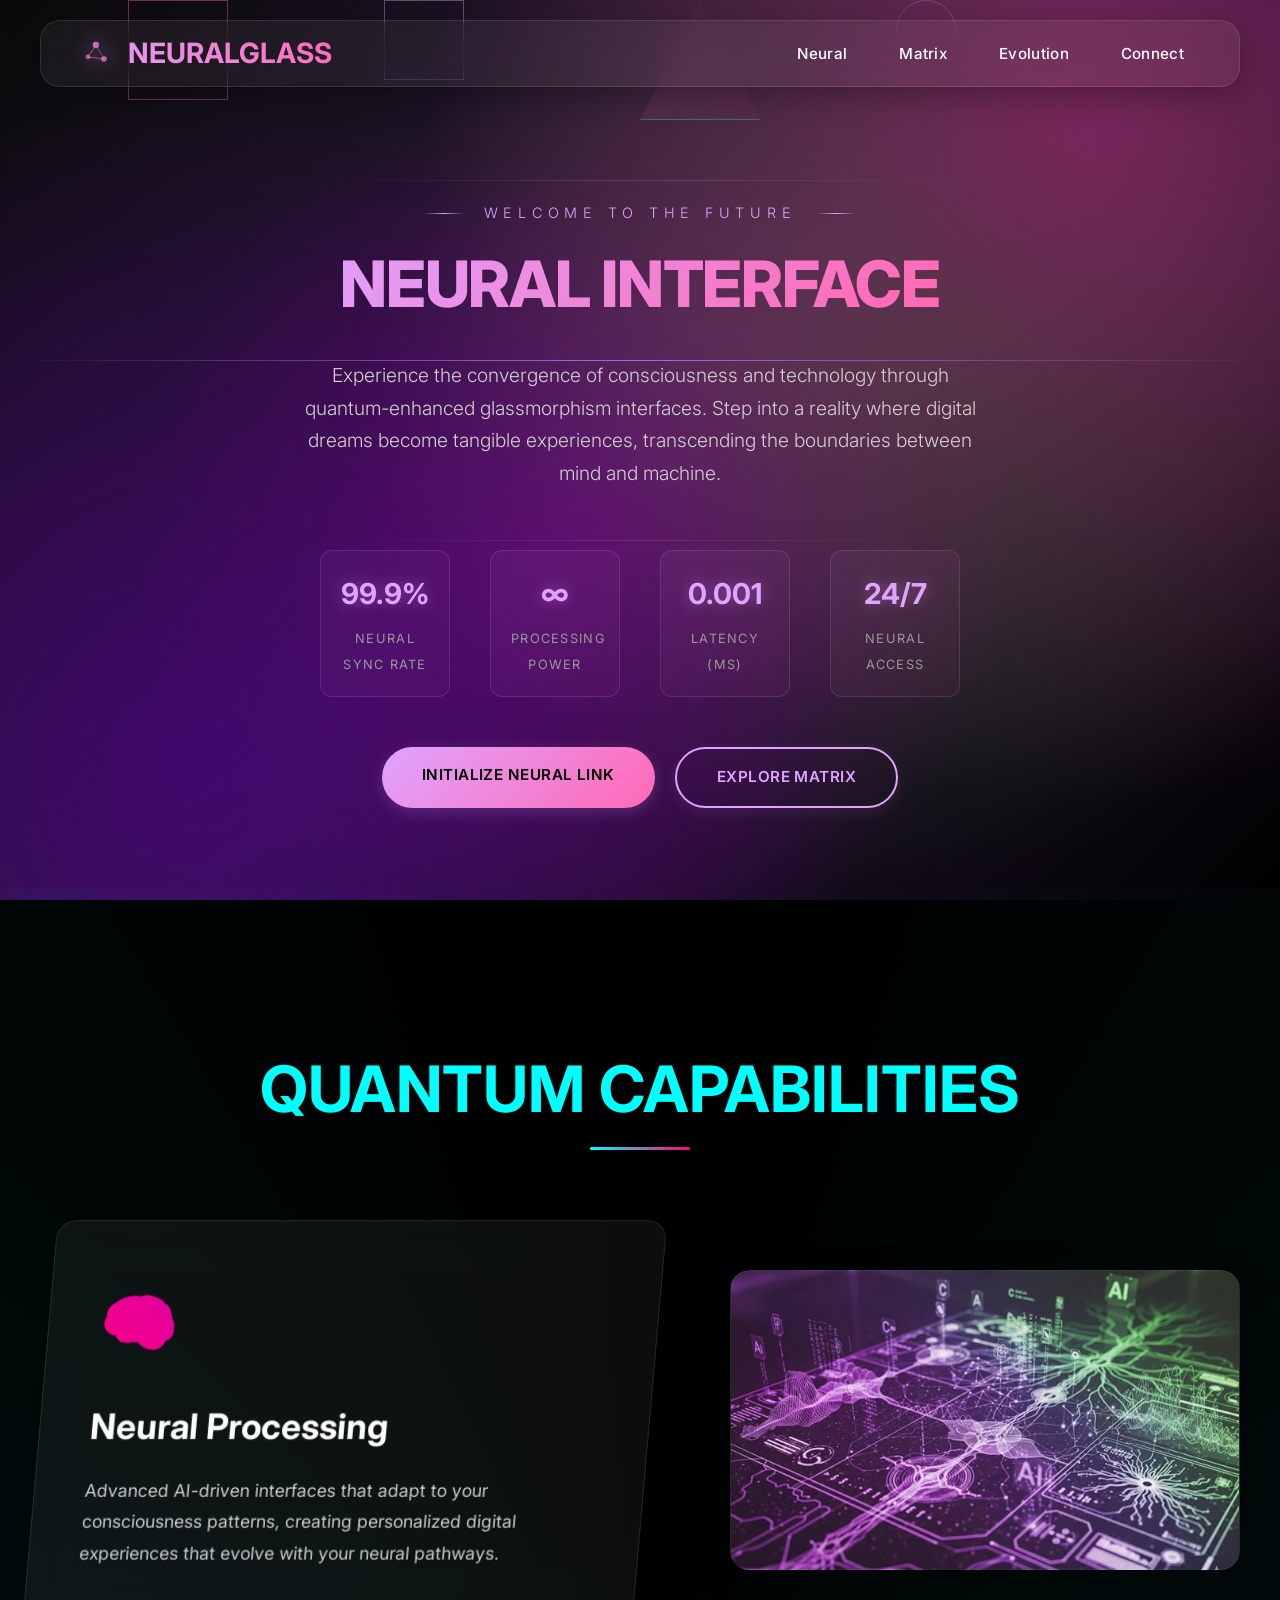
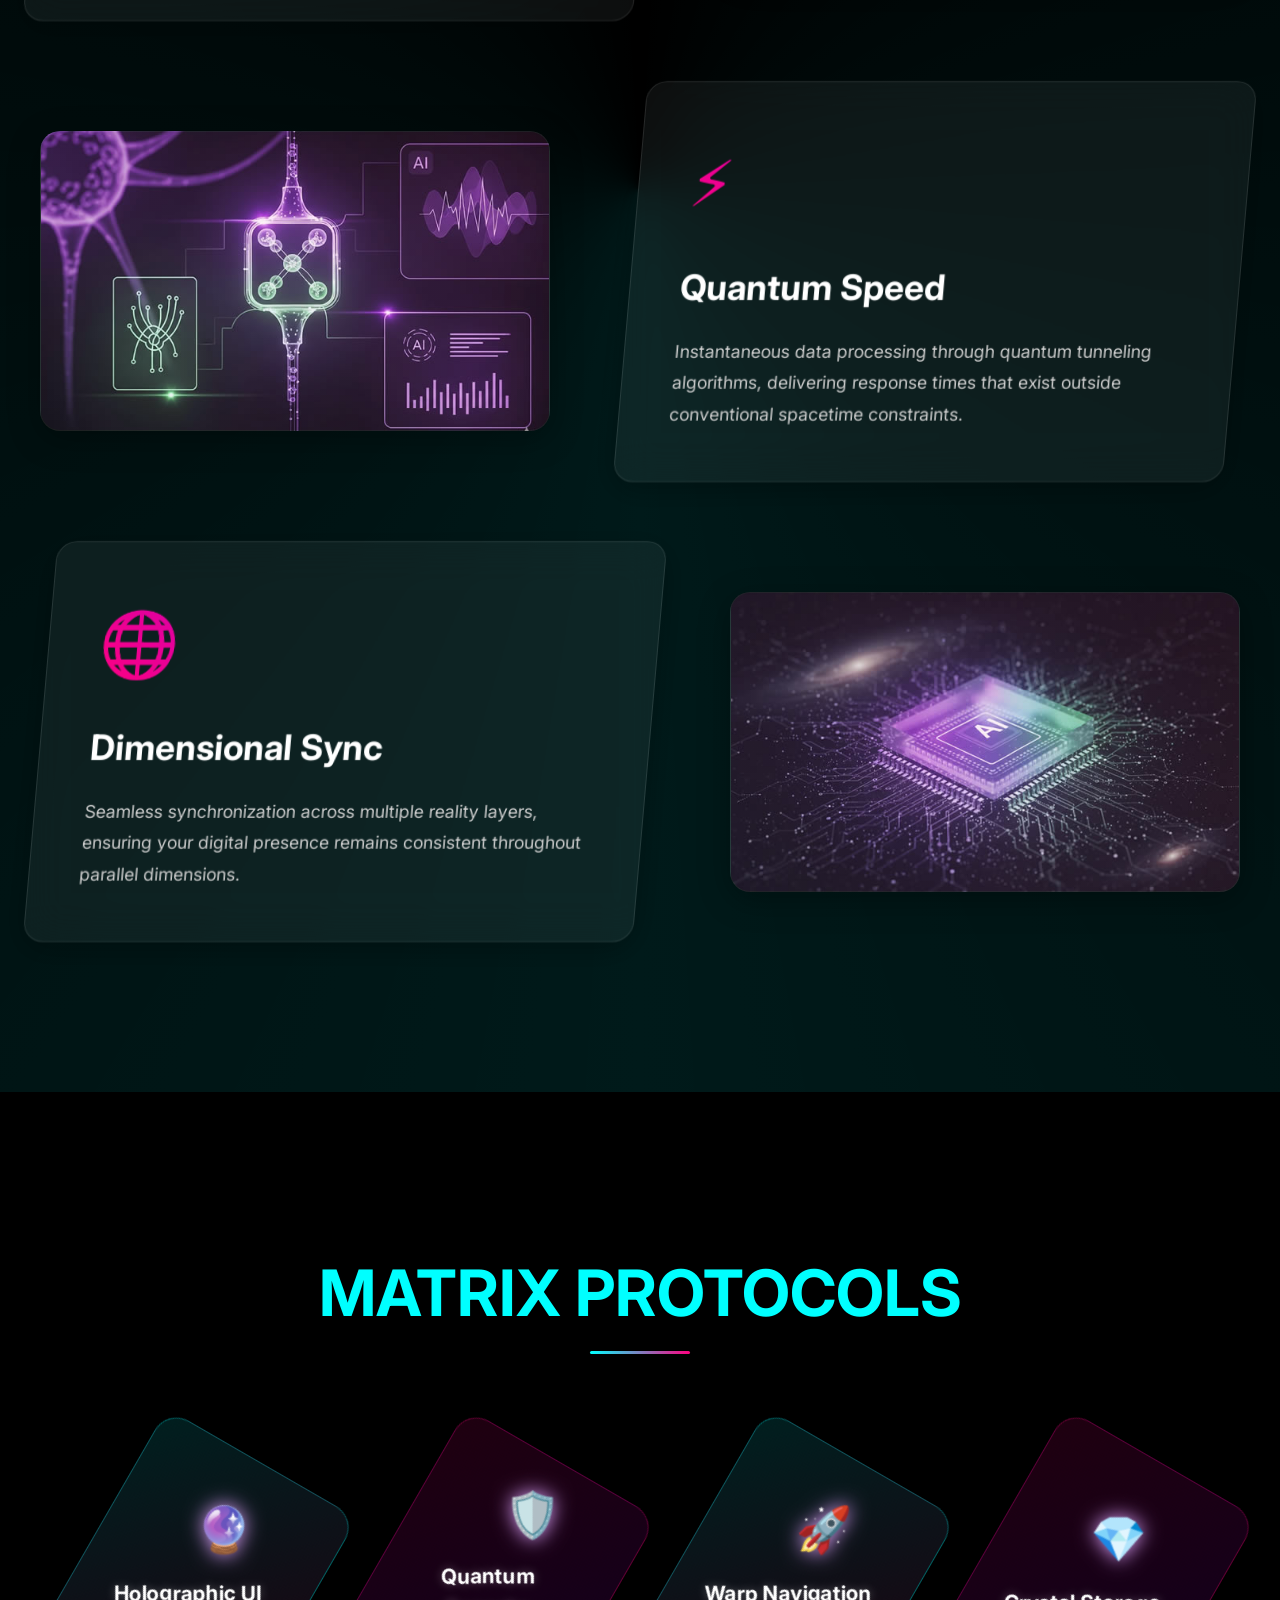
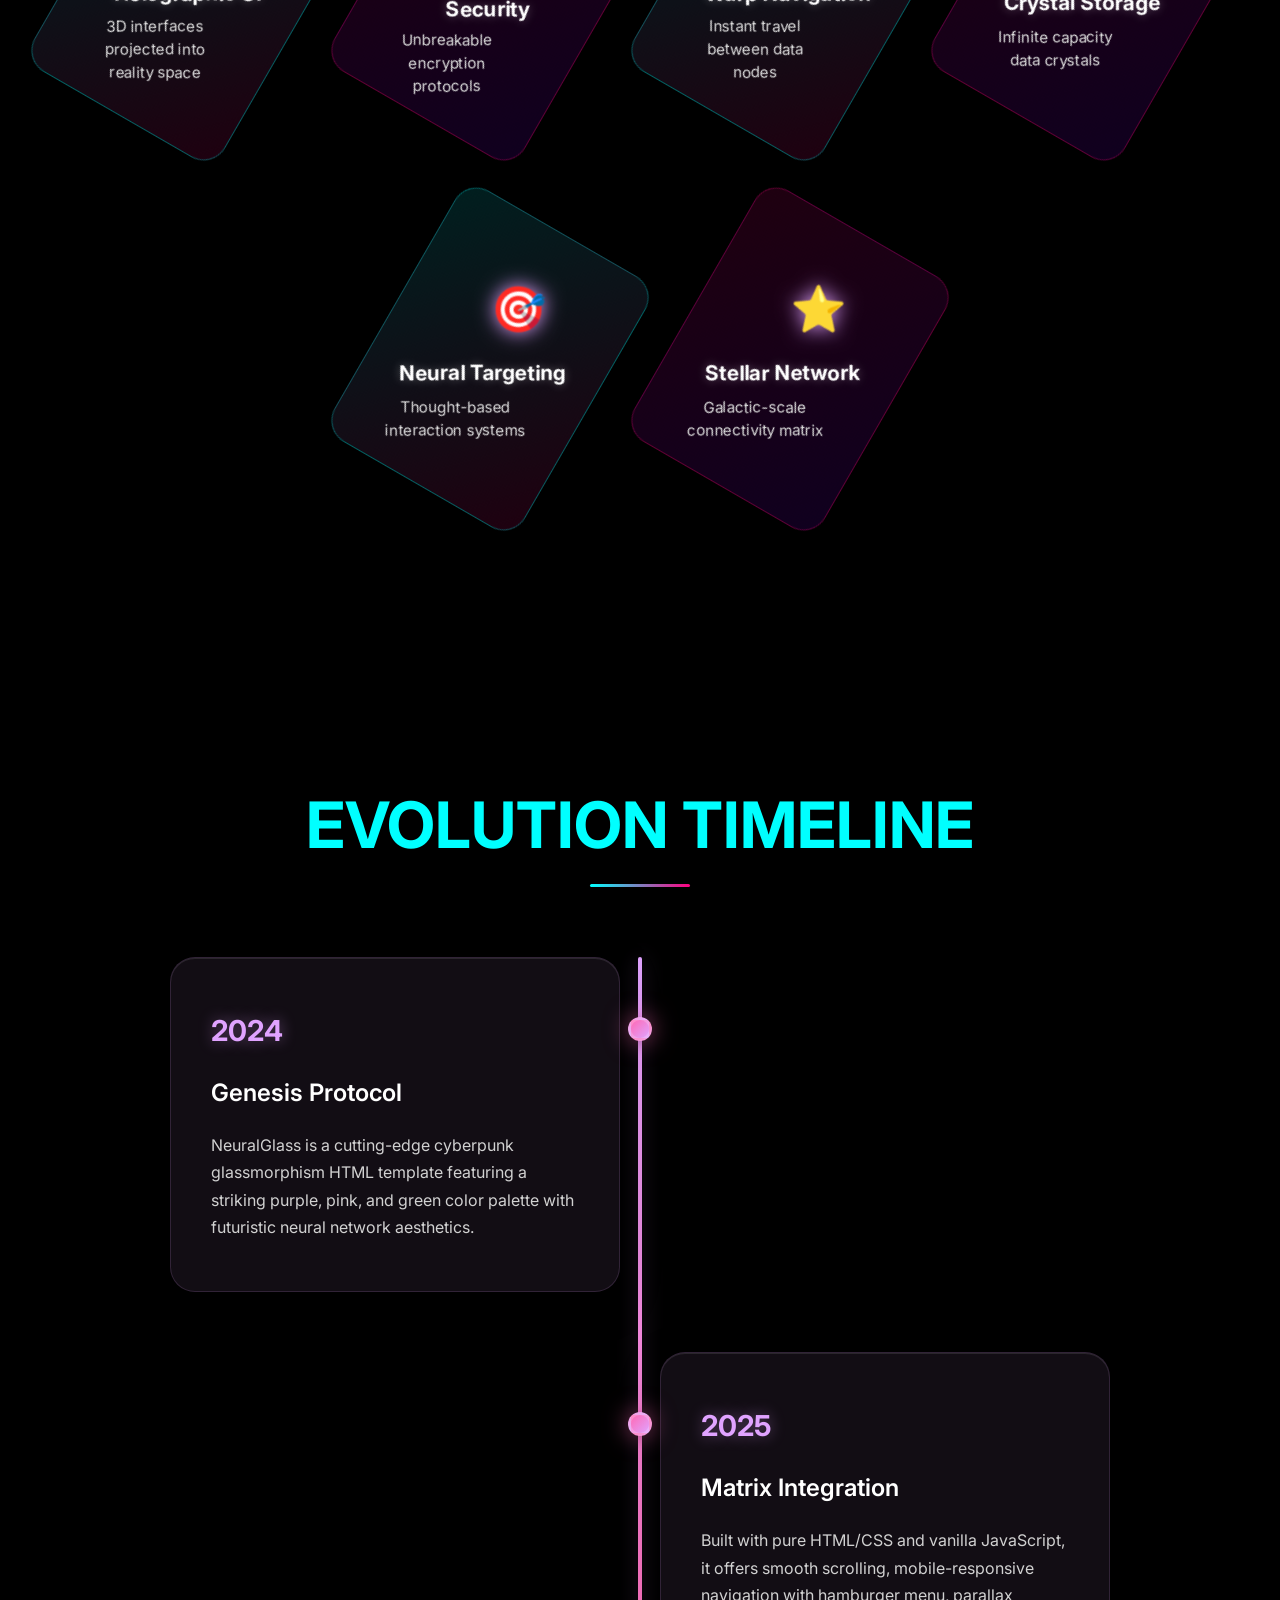
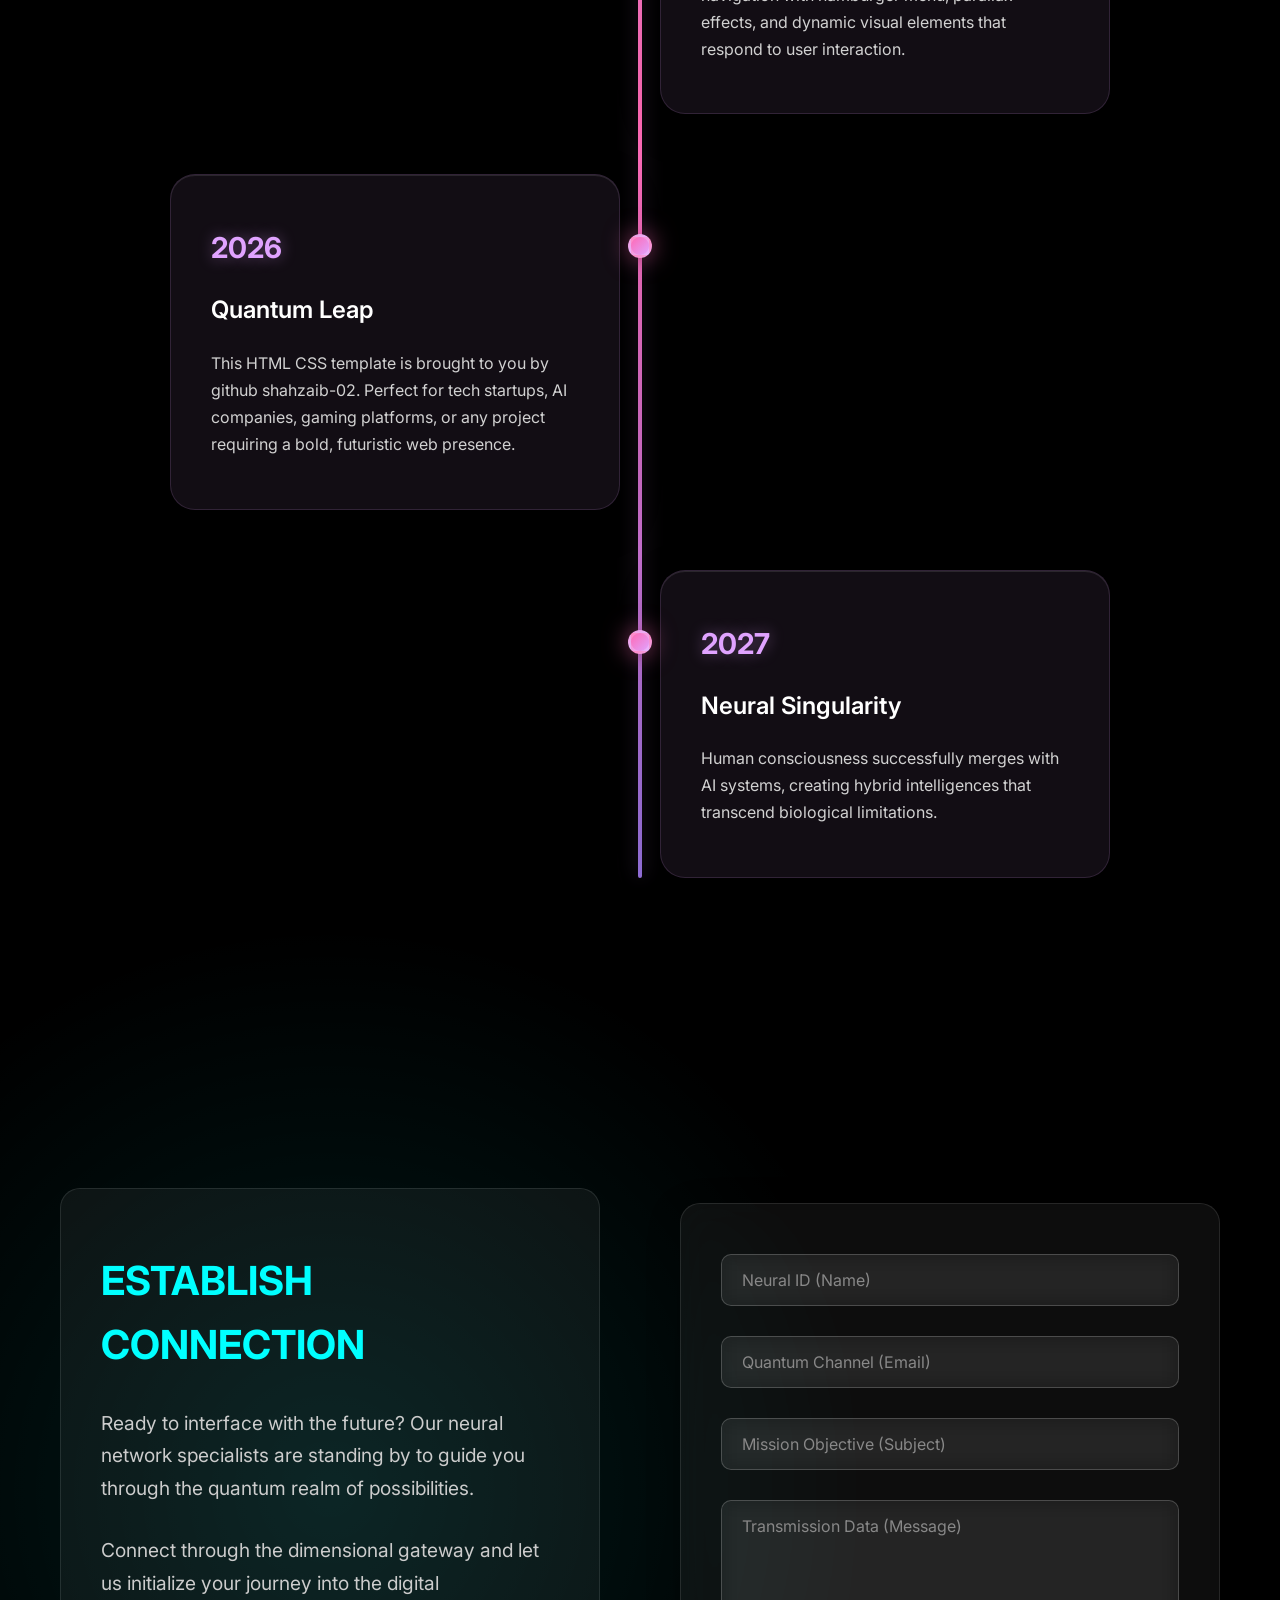
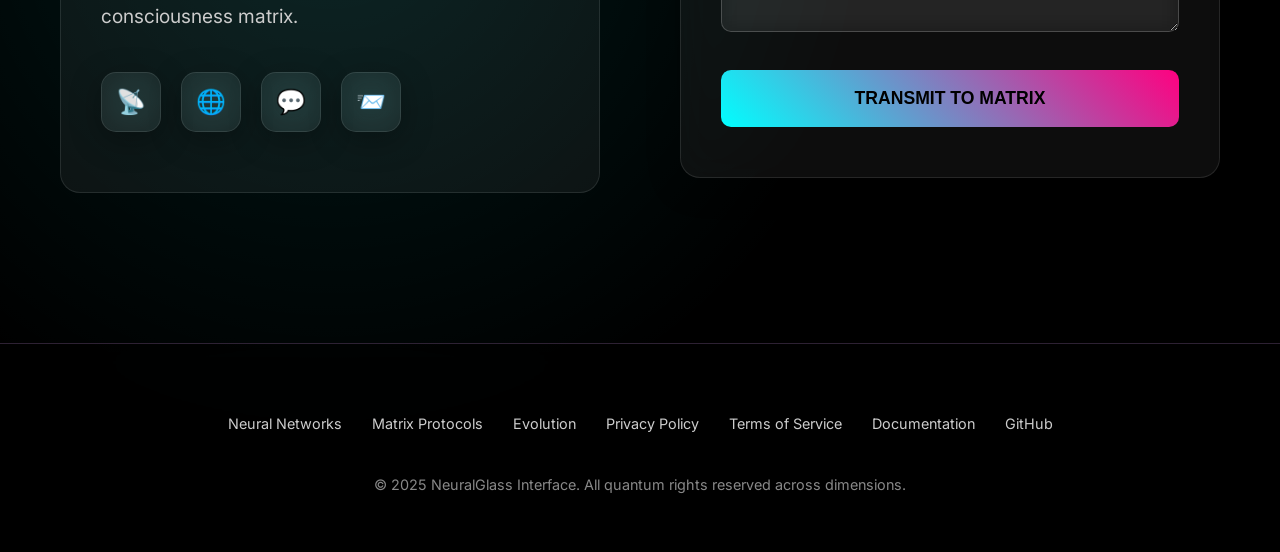
<file: index.html>
<!DOCTYPE html>
<html lang="en">
<head>
    <meta charset="UTF-8">
    <meta name="viewport" content="width=device-width, initial-scale=1.0">
    <title>Neural Interface Design</title>
    <link rel="preconnect" href="https://fonts.googleapis.com">
    <!-- <link rel="preconnect" href="https://fonts.gstatic.com" crossorigin> -->
    <link href="https://fonts.googleapis.com/css2?family=Inter:wght@300;400;500;600;700;800&display=swap" rel="stylesheet">
  <link rel="stylesheet" href="./css/neural.css">

    <style>
       
    </style>
</head>
<body>
    <!-- Epic Neural Background -->
    <div class="neural-background"></div>
    
    <!-- Floating Geometric Shapes -->
    <div class="geometric-shapes">
        <div class="shape"></div>
        <div class="shape"></div>
        <div class="shape"></div>
        <div class="shape"></div>
    </div>

    <!-- Neural Network Lines -->
    <div class="neural-lines">
        <div class="neural-line"></div>
        <div class="neural-line"></div>
        <div class="neural-line"></div>
    </div>

    <!-- Header -->
    <header class="glass">
        <nav>
            <a href="#home" class="logo">
                <svg class="logo-icon" viewBox="0 0 100 100" xmlns="http://www.w3.org/2000/svg">
                    <defs>
                        <linearGradient id="logoGradient" x1="0%" y1="0%" x2="100%" y2="100%">
                            <stop offset="0%" style="stop-color:#e0a3ff"/>
                            <stop offset="50%" style="stop-color:#ff69b4"/>
                            <stop offset="100%" style="stop-color:#9370db"/>
                        </linearGradient>
                    </defs>
                    <circle cx="50" cy="30" r="8" fill="url(#logoGradient)" opacity="0.8">
                        <animate attributeName="opacity" values="0.8;1;0.8" dur="2s" repeatCount="indefinite"/>
                    </circle>
                    <circle cx="30" cy="60" r="6" fill="url(#logoGradient)" opacity="0.6">
                        <animate attributeName="opacity" values="0.6;1;0.6" dur="2.5s" repeatCount="indefinite"/>
                    </circle>
                    <circle cx="70" cy="65" r="7" fill="url(#logoGradient)" opacity="0.7">
                        <animate attributeName="opacity" values="0.7;1;0.7" dur="1.8s" repeatCount="indefinite"/>
                    </circle>
                    <line x1="50" y1="30" x2="30" y2="60" stroke="url(#logoGradient)" stroke-width="2" opacity="0.6">
                        <animate attributeName="opacity" values="0.6;1;0.6" dur="3s" repeatCount="indefinite"/>
                    </line>
                    <line x1="50" y1="30" x2="70" y2="65" stroke="url(#logoGradient)" stroke-width="2" opacity="0.6">
                        <animate attributeName="opacity" values="0.6;1;0.6" dur="2.2s" repeatCount="indefinite"/>
                    </line>
                    <line x1="30" y1="60" x2="70" y2="65" stroke="url(#logoGradient)" stroke-width="2" opacity="0.6">
                        <animate attributeName="opacity" values="0.6;1;0.6" dur="2.8s" repeatCount="indefinite"/>
                    </line>
                </svg>
                NEURALGLASS
            </a>
            <ul class="nav-links">
                <li><a href="#features">Neural</a></li>
                <li><a href="#showcase">Matrix</a></li>
                <li><a href="#timeline">Evolution</a></li>
                <li><a href="#contact">Connect</a></li>
              
</ul>
            </ul>
            <div class="mobile-menu-toggle">
                <div class="hamburger-line"></div>
                <div class="hamburger-line"></div>
                <div class="hamburger-line"></div>
            </div>
        </nav>
        <div class="mobile-nav">
            <a href="#features">Neural</a>
            <a href="#showcase">Matrix</a>
            <a href="#timeline">Evolution</a>
            <a href="#contact">Connect</a>
          
        </div>
    </header>

    <!-- Section 1: Hero -->
    <section class="hero" id="home">
        <div class="hero-content">
            <div class="hero-subtitle">Welcome to the Future</div>
            <h1>NEURAL INTERFACE</h1>
            
            <div class="hero-description">
                <p>Experience the convergence of consciousness and technology through quantum-enhanced glassmorphism interfaces. Step into a reality where digital dreams become tangible experiences, transcending the boundaries between mind and machine.</p>
            </div>

            <div class="hero-stats">
                <div class="hero-stat">
                    <span class="hero-stat-number">99.9%</span>
                    <span class="hero-stat-label">Neural Sync Rate</span>
                </div>
                <div class="hero-stat">
                    <span class="hero-stat-number">∞</span>
                    <span class="hero-stat-label">Processing Power</span>
                </div>
                <div class="hero-stat">
                    <span class="hero-stat-number">0.001</span>
                    <span class="hero-stat-label">Latency (ms)</span>
                </div>
                <div class="hero-stat">
                    <span class="hero-stat-number">24/7</span>
                    <span class="hero-stat-label">Neural Access</span>
                </div>
            </div>
            
            <div class="cta-buttons">
                <a href="#features" class="cta-button">Initialize Neural Link</a>
                <a href="#showcase" class="cta-button secondary">Explore Matrix</a>
            </div>
        </div>
    </section>

    <!-- Section 2: Diagonal Features -->
    <section class="features" id="features">
        <div class="features-container">
            <h2 class="section-title">QUANTUM CAPABILITIES</h2>
            <div class="diagonal-grid">
                <div class="feature-row">
                    <div class="feature-content glass">
                        <div class="feature-icon">🧠</div>
                        <h3>Neural Processing</h3>
                        <p>Advanced AI-driven interfaces that adapt to your consciousness patterns, creating personalized digital experiences that evolve with your neural pathways.</p>
                    </div>
                    <div class="feature-visual glass"></div>
                </div>
                
                <div class="feature-row">
                    <div class="feature-content glass">
                        <div class="feature-icon">⚡</div>
                        <h3>Quantum Speed</h3>
                        <p>Instantaneous data processing through quantum tunneling algorithms, delivering response times that exist outside conventional spacetime constraints.</p>
                    </div>
                    <div class="feature-visual glass"></div>
                </div>
                
                <div class="feature-row">
                    <div class="feature-content glass">
                        <div class="feature-icon">🌐</div>
                        <h3>Dimensional Sync</h3>
                        <p>Seamless synchronization across multiple reality layers, ensuring your digital presence remains consistent throughout parallel dimensions.</p>
                    </div>
                    <div class="feature-visual glass"></div>
                </div>
            </div>
        </div>
    </section>

    <!-- Section 3: Hexagonal Showcase -->
    <section class="showcase" id="showcase">
        <h2 class="section-title">MATRIX PROTOCOLS</h2>
        <div class="hexagon-container">
            <div class="hexagon">
                <div class="hexagon-inner glass">
                    <div class="hexagon-icon">🔮</div>
                    <h4>Holographic UI</h4>
                    <p>3D interfaces projected into reality space</p>
                </div>
            </div>
            <div class="hexagon">
                <div class="hexagon-inner glass">
                    <div class="hexagon-icon">🛡️</div>
                    <h4>Quantum Security</h4>
                    <p>Unbreakable encryption protocols</p>
                </div>
            </div>
            <div class="hexagon">
                <div class="hexagon-inner glass">
                    <div class="hexagon-icon">🚀</div>
                    <h4>Warp Navigation</h4>
                    <p>Instant travel between data nodes</p>
                </div>
            </div>
            <div class="hexagon">
                <div class="hexagon-inner glass">
                    <div class="hexagon-icon">💎</div>
                    <h4>Crystal Storage</h4>
                    <p>Infinite capacity data crystals</p>
                </div>
            </div>
            <div class="hexagon">
                <div class="hexagon-inner glass">
                    <div class="hexagon-icon">🎯</div>
                    <h4>Neural Targeting</h4>
                    <p>Thought-based interaction systems</p>
                </div>
            </div>
            <div class="hexagon">
                <div class="hexagon-inner glass">
                    <div class="hexagon-icon">⭐</div>
                    <h4>Stellar Network</h4>
                    <p>Galactic-scale connectivity matrix</p>
                </div>
            </div>
        </div>
    </section>

    <!-- Section 4: Timeline -->
    <section class="timeline" id="timeline">
        <h2 class="section-title">EVOLUTION TIMELINE</h2>
        <div class="timeline-container">
            <div class="timeline-line"></div>
            
            <div class="timeline-item">
                <div class="timeline-content glass">
                    <div class="timeline-year">2024</div>
                    <h4>Genesis Protocol</h4>
                    <p>NeuralGlass is a cutting-edge cyberpunk glassmorphism HTML template featuring a striking purple, pink, and green color palette with futuristic neural network aesthetics.</p>
                </div>
                <div class="timeline-dot"></div>
            </div>
            
            <div class="timeline-item">
                <div class="timeline-content glass">
                    <div class="timeline-year">2025</div>
                    <h4>Matrix Integration</h4>
                    <p>Built with pure HTML/CSS and vanilla JavaScript, it offers smooth scrolling, mobile-responsive navigation with hamburger menu, parallax effects, and dynamic visual elements that respond to user interaction.</p>
                </div>
                <div class="timeline-dot"></div>
            </div>
            
            <div class="timeline-item">
                <div class="timeline-content glass">
                    <div class="timeline-year">2026</div>
                    <h4>Quantum Leap</h4>
                    <p>This HTML CSS template is brought to you by github shahzaib-02. Perfect for tech startups, AI companies, gaming platforms, or any project requiring a bold, futuristic web presence.</p>
                </div>
                <div class="timeline-dot"></div>
            </div>
            
            <div class="timeline-item">
                <div class="timeline-content glass">
                    <div class="timeline-year">2027</div>
                    <h4>Neural Singularity</h4>
                    <p>Human consciousness successfully merges with AI systems, creating hybrid intelligences that transcend biological limitations.</p>
                </div>
                <div class="timeline-dot"></div>
            </div>
        </div>
    </section>

    <!-- Section 5: Contact -->
    <section class="contact" id="contact">
        <div class="contact-container">
            <div class="contact-info glass">
                <h3>ESTABLISH CONNECTION</h3>
                <p>Ready to interface with the future? Our neural network specialists are standing by to guide you through the quantum realm of possibilities.</p>
                <p>Connect through the dimensional gateway and let us initialize your journey into the digital consciousness matrix.</p>
                
                <div class="social-links">
                    <a href="#" class="glass">📡</a>
                    <a href="#" class="glass">🌐</a>
                    <a href="#" class="glass">💬</a>
                    <a href="#" class="glass">📨</a>
                </div>
            </div>
            
            <div class="contact-form glass">
                <div class="form-group">
                    <input type="text" placeholder="Neural ID (Name)" required>
                </div>
                <div class="form-group">
                    <input type="email" placeholder="Quantum Channel (Email)" required>
                </div>
                <div class="form-group">
                    <input type="text" placeholder="Mission Objective (Subject)" required>
                </div>
                <div class="form-group">
                    <textarea rows="5" placeholder="Transmission Data (Message)" required></textarea>
                </div>
                <button type="submit" class="submit-btn">TRANSMIT TO MATRIX</button>
            </div>
        </div>
    </section>

    <!-- Footer -->
    <footer>
        <div class="footer-content">
            <div class="footer-links">
                <a href="#features">Neural Networks</a>
                <a href="#showcase">Matrix Protocols</a>
                <a href="#timeline">Evolution</a>
                <a href="#">Privacy Policy</a>
                <a href="#">Terms of Service</a>
                <a href="#">Documentation</a>
                <!-- Add external links -->
    			<a href="https://github.com/Shahzaib-02?tab=repositories" target="_blank" rel="github">GitHub</a>
            </div>
            <div class="footer-copyright">
                <p>&copy; 2025 NeuralGlass Interface. All quantum rights reserved across dimensions.</p>
            </div>
            
        </div>
    </footer>
<script src="./js/neural.js"></script>
</body>
</html>
</file>
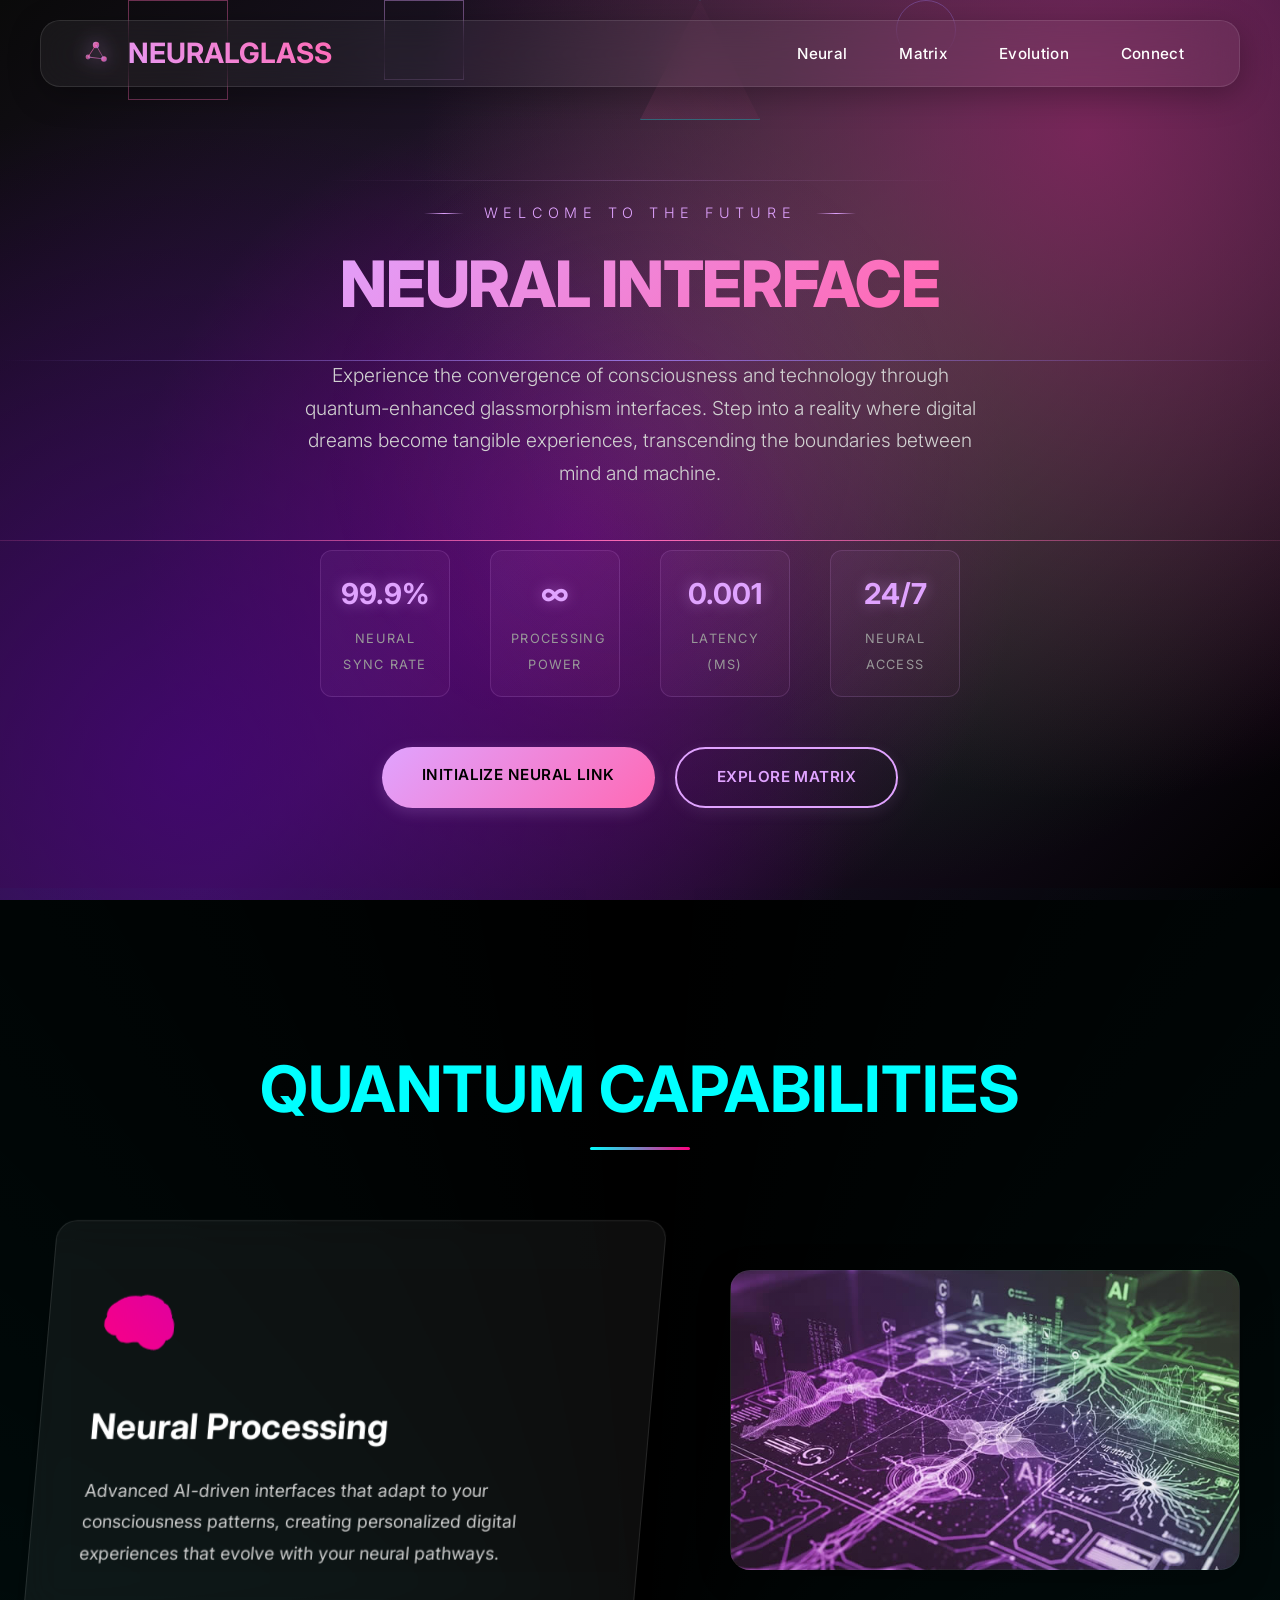
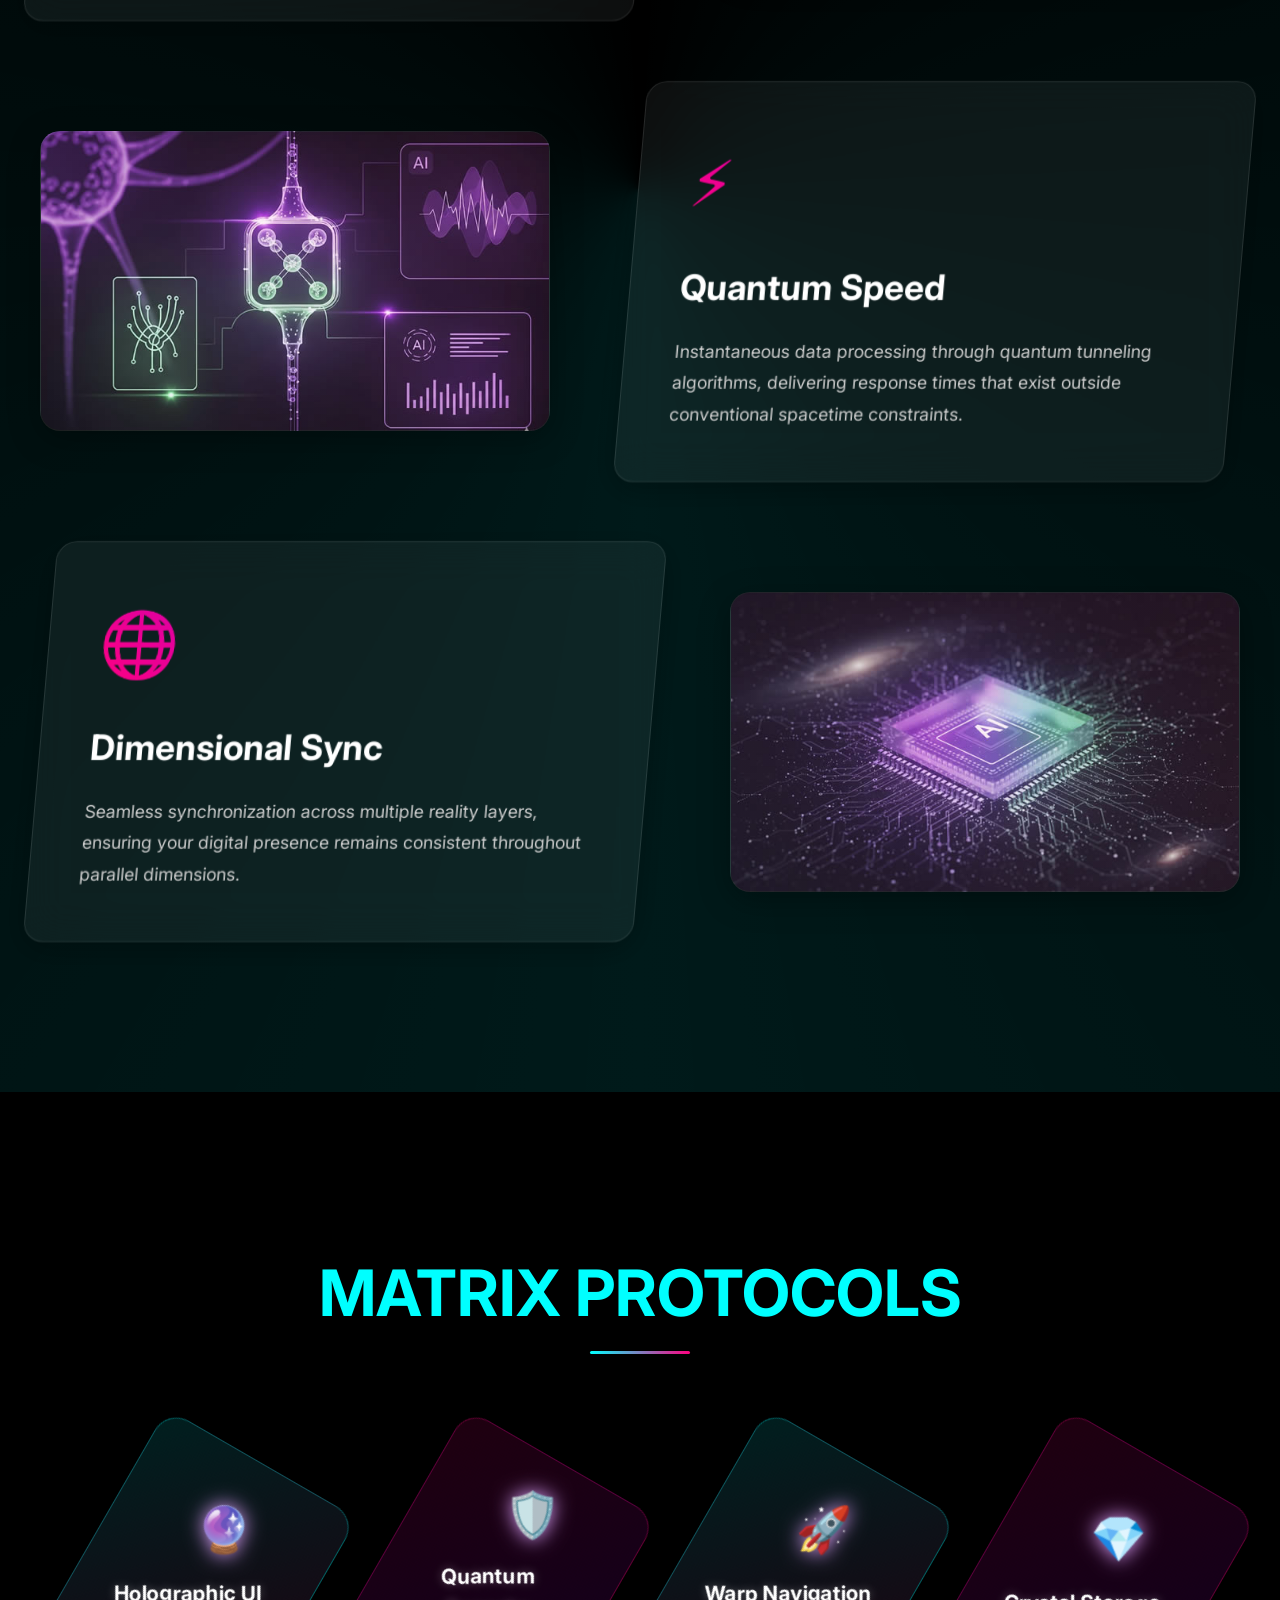
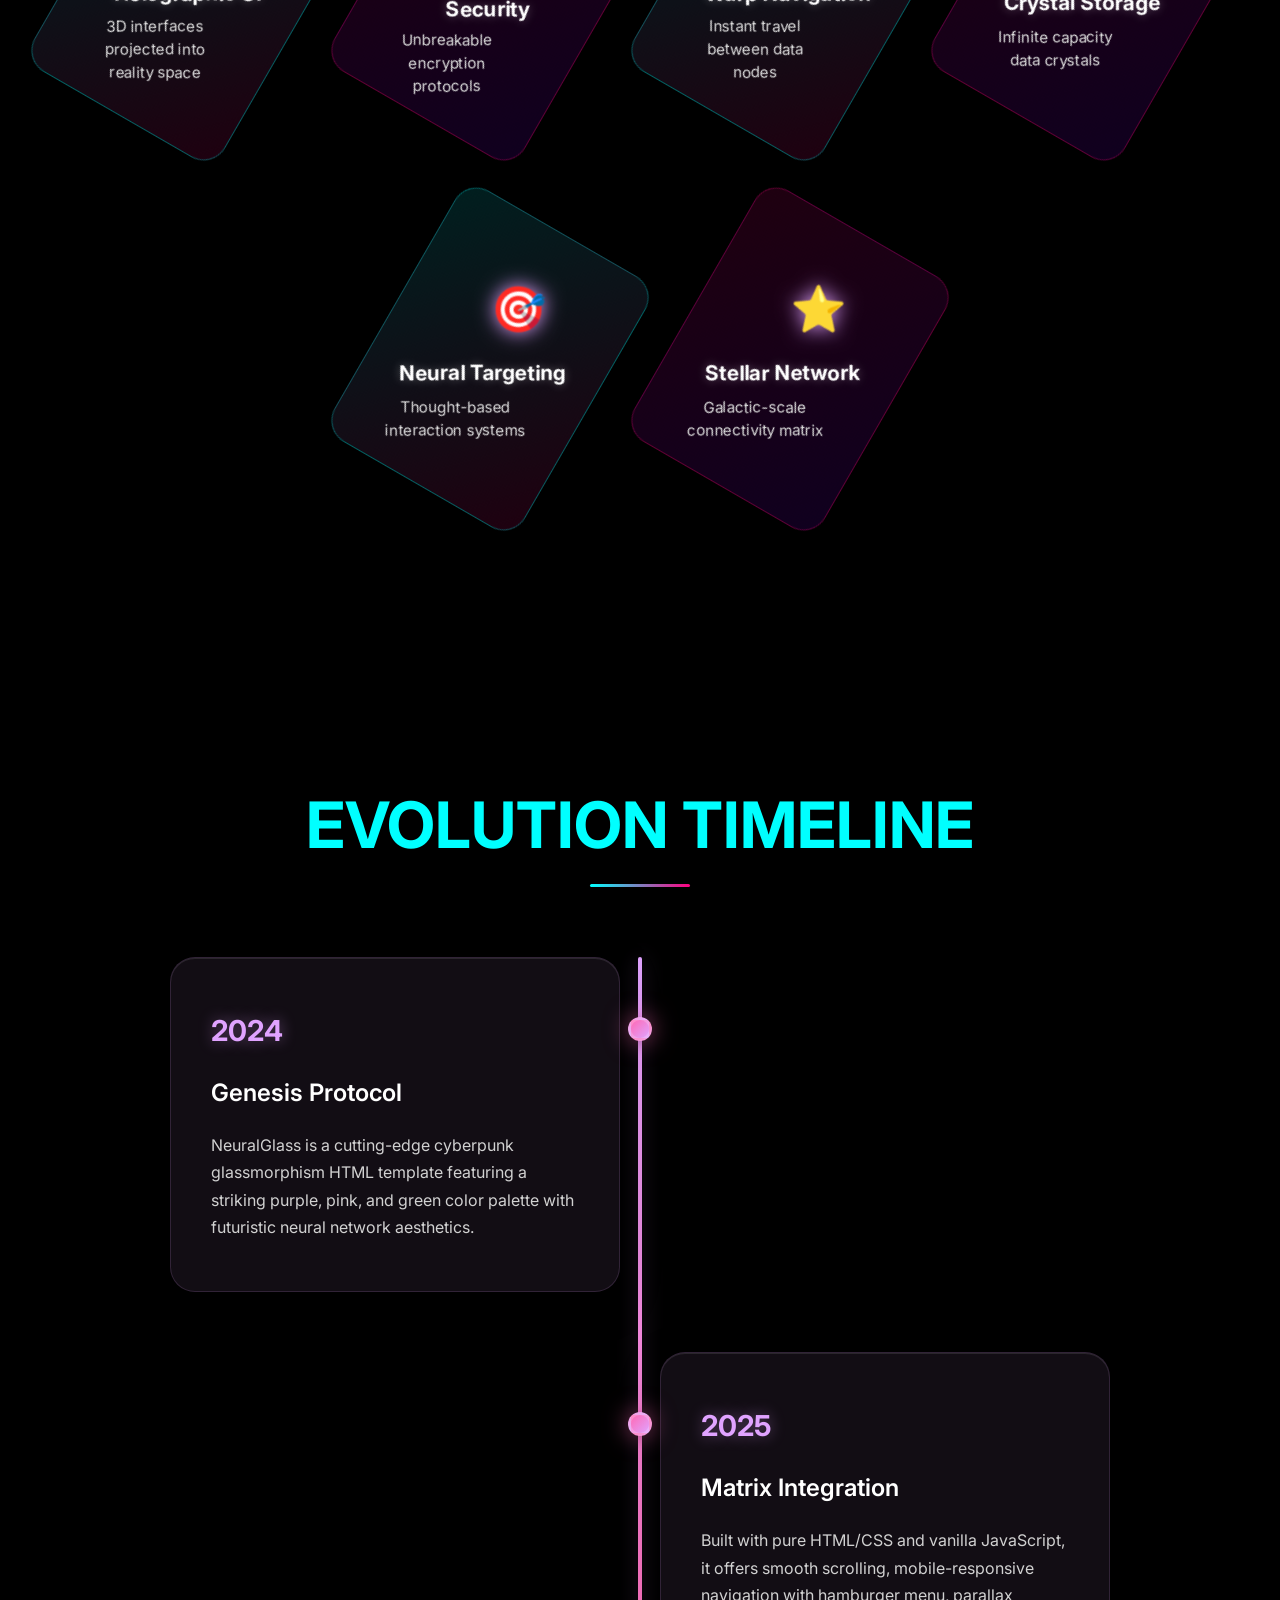
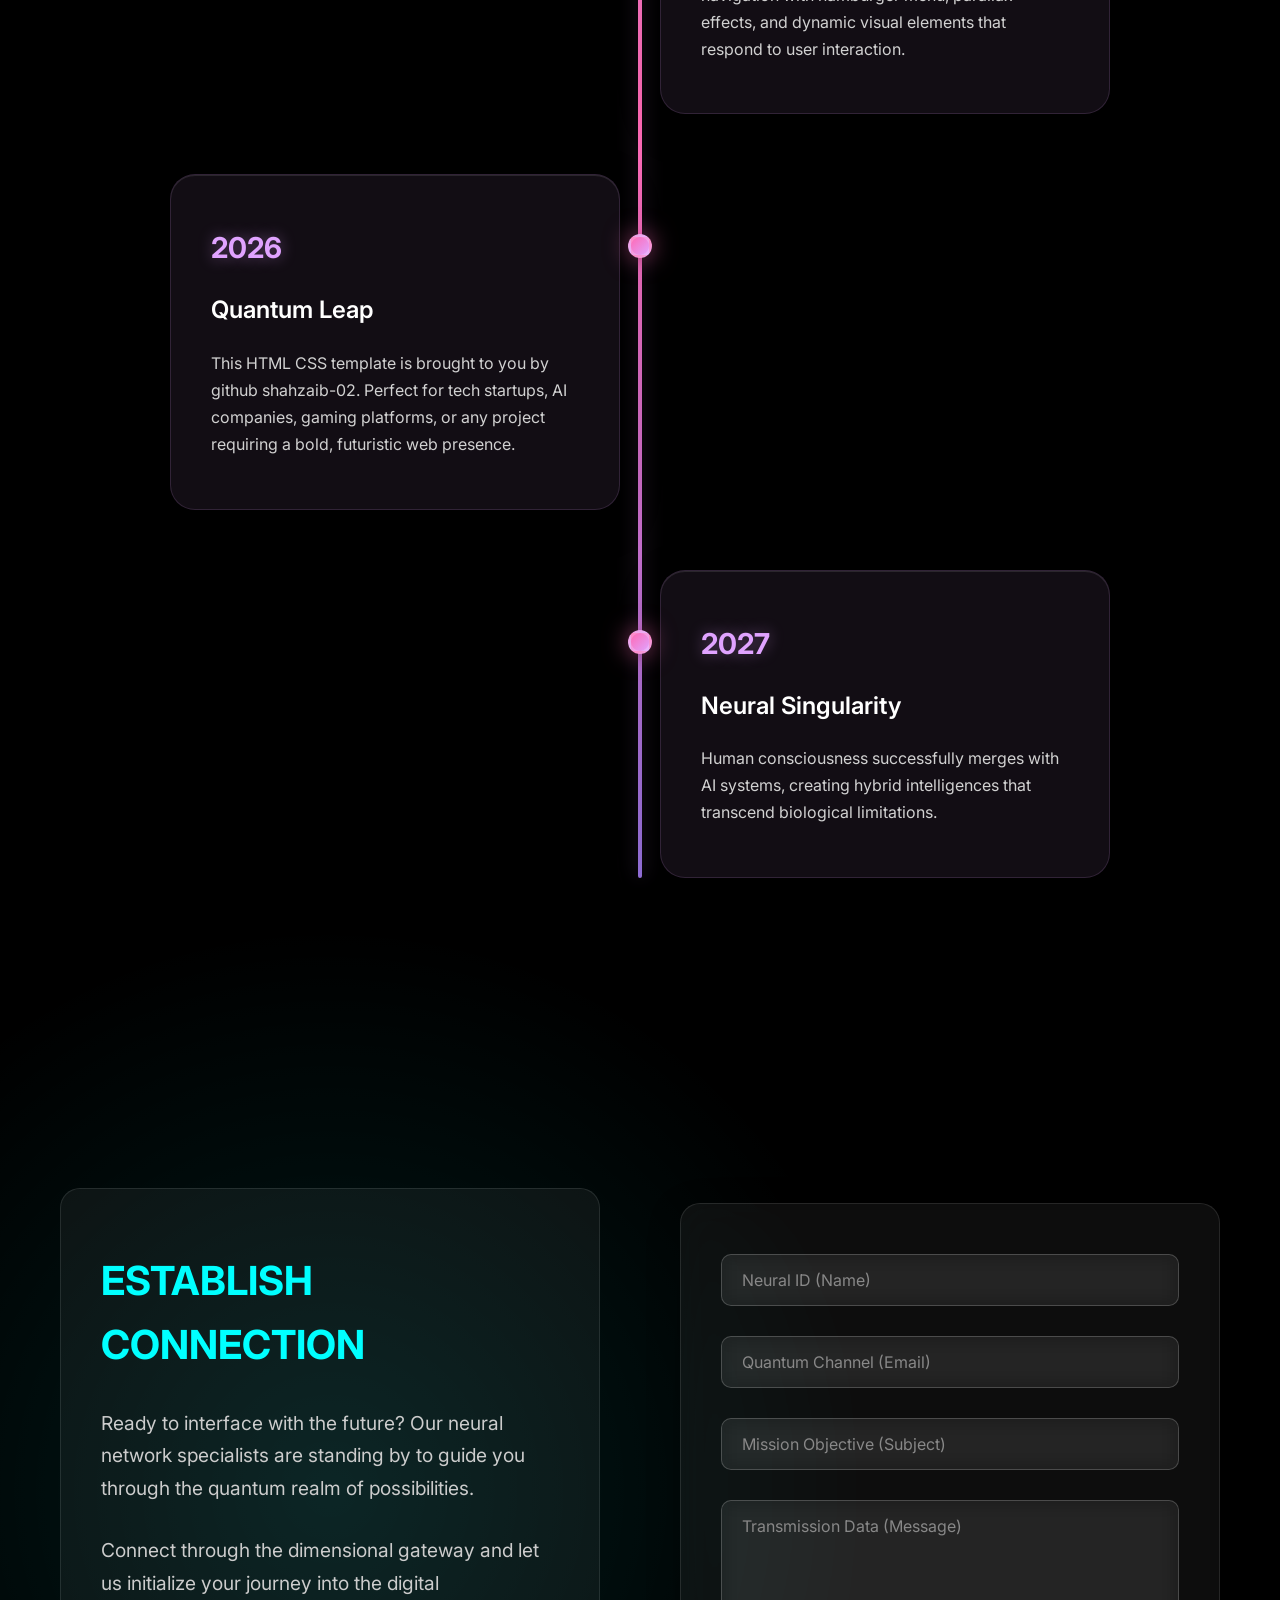
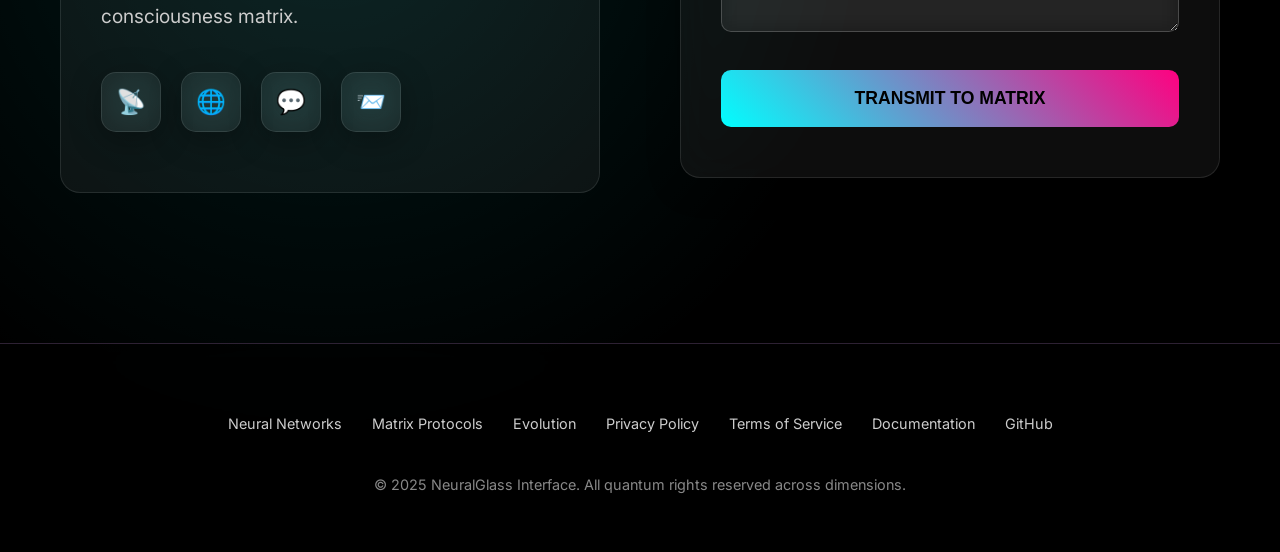
<file: html/neural.html>
<!DOCTYPE html>
<html lang="en">
<head>
    <meta charset="UTF-8">
    <meta name="viewport" content="width=device-width, initial-scale=1.0">
    <title>Neural Interface Design</title>
    <link rel="preconnect" href="https://fonts.googleapis.com">
    <!-- <link rel="preconnect" href="https://fonts.gstatic.com" crossorigin> -->
    <link href="https://fonts.googleapis.com/css2?family=Inter:wght@300;400;500;600;700;800&display=swap" rel="stylesheet">
  <link rel="stylesheet" href="../css/neural.css">

    <style>
       
    </style>
</head>
<body>
    <!-- Epic Neural Background -->
    <div class="neural-background"></div>
    
    <!-- Floating Geometric Shapes -->
    <div class="geometric-shapes">
        <div class="shape"></div>
        <div class="shape"></div>
        <div class="shape"></div>
        <div class="shape"></div>
    </div>

    <!-- Neural Network Lines -->
    <div class="neural-lines">
        <div class="neural-line"></div>
        <div class="neural-line"></div>
        <div class="neural-line"></div>
    </div>

    <!-- Header -->
    <header class="glass">
        <nav>
            <a href="#home" class="logo">
                <svg class="logo-icon" viewBox="0 0 100 100" xmlns="http://www.w3.org/2000/svg">
                    <defs>
                        <linearGradient id="logoGradient" x1="0%" y1="0%" x2="100%" y2="100%">
                            <stop offset="0%" style="stop-color:#e0a3ff"/>
                            <stop offset="50%" style="stop-color:#ff69b4"/>
                            <stop offset="100%" style="stop-color:#9370db"/>
                        </linearGradient>
                    </defs>
                    <circle cx="50" cy="30" r="8" fill="url(#logoGradient)" opacity="0.8">
                        <animate attributeName="opacity" values="0.8;1;0.8" dur="2s" repeatCount="indefinite"/>
                    </circle>
                    <circle cx="30" cy="60" r="6" fill="url(#logoGradient)" opacity="0.6">
                        <animate attributeName="opacity" values="0.6;1;0.6" dur="2.5s" repeatCount="indefinite"/>
                    </circle>
                    <circle cx="70" cy="65" r="7" fill="url(#logoGradient)" opacity="0.7">
                        <animate attributeName="opacity" values="0.7;1;0.7" dur="1.8s" repeatCount="indefinite"/>
                    </circle>
                    <line x1="50" y1="30" x2="30" y2="60" stroke="url(#logoGradient)" stroke-width="2" opacity="0.6">
                        <animate attributeName="opacity" values="0.6;1;0.6" dur="3s" repeatCount="indefinite"/>
                    </line>
                    <line x1="50" y1="30" x2="70" y2="65" stroke="url(#logoGradient)" stroke-width="2" opacity="0.6">
                        <animate attributeName="opacity" values="0.6;1;0.6" dur="2.2s" repeatCount="indefinite"/>
                    </line>
                    <line x1="30" y1="60" x2="70" y2="65" stroke="url(#logoGradient)" stroke-width="2" opacity="0.6">
                        <animate attributeName="opacity" values="0.6;1;0.6" dur="2.8s" repeatCount="indefinite"/>
                    </line>
                </svg>
                NEURALGLASS
            </a>
            <ul class="nav-links">
                <li><a href="#features">Neural</a></li>
                <li><a href="#showcase">Matrix</a></li>
                <li><a href="#timeline">Evolution</a></li>
                <li><a href="#contact">Connect</a></li>
              
</ul>
            </ul>
            <div class="mobile-menu-toggle">
                <div class="hamburger-line"></div>
                <div class="hamburger-line"></div>
                <div class="hamburger-line"></div>
            </div>
        </nav>
        <div class="mobile-nav">
            <a href="#features">Neural</a>
            <a href="#showcase">Matrix</a>
            <a href="#timeline">Evolution</a>
            <a href="#contact">Connect</a>
          
        </div>
    </header>

    <!-- Section 1: Hero -->
    <section class="hero" id="home">
        <div class="hero-content">
            <div class="hero-subtitle">Welcome to the Future</div>
            <h1>NEURAL INTERFACE</h1>
            
            <div class="hero-description">
                <p>Experience the convergence of consciousness and technology through quantum-enhanced glassmorphism interfaces. Step into a reality where digital dreams become tangible experiences, transcending the boundaries between mind and machine.</p>
            </div>

            <div class="hero-stats">
                <div class="hero-stat">
                    <span class="hero-stat-number">99.9%</span>
                    <span class="hero-stat-label">Neural Sync Rate</span>
                </div>
                <div class="hero-stat">
                    <span class="hero-stat-number">∞</span>
                    <span class="hero-stat-label">Processing Power</span>
                </div>
                <div class="hero-stat">
                    <span class="hero-stat-number">0.001</span>
                    <span class="hero-stat-label">Latency (ms)</span>
                </div>
                <div class="hero-stat">
                    <span class="hero-stat-number">24/7</span>
                    <span class="hero-stat-label">Neural Access</span>
                </div>
            </div>
            
            <div class="cta-buttons">
                <a href="#features" class="cta-button">Initialize Neural Link</a>
                <a href="#showcase" class="cta-button secondary">Explore Matrix</a>
            </div>
        </div>
    </section>

    <!-- Section 2: Diagonal Features -->
    <section class="features" id="features">
        <div class="features-container">
            <h2 class="section-title">QUANTUM CAPABILITIES</h2>
            <div class="diagonal-grid">
                <div class="feature-row">
                    <div class="feature-content glass">
                        <div class="feature-icon">🧠</div>
                        <h3>Neural Processing</h3>
                        <p>Advanced AI-driven interfaces that adapt to your consciousness patterns, creating personalized digital experiences that evolve with your neural pathways.</p>
                    </div>
                    <div class="feature-visual glass"></div>
                </div>
                
                <div class="feature-row">
                    <div class="feature-content glass">
                        <div class="feature-icon">⚡</div>
                        <h3>Quantum Speed</h3>
                        <p>Instantaneous data processing through quantum tunneling algorithms, delivering response times that exist outside conventional spacetime constraints.</p>
                    </div>
                    <div class="feature-visual glass"></div>
                </div>
                
                <div class="feature-row">
                    <div class="feature-content glass">
                        <div class="feature-icon">🌐</div>
                        <h3>Dimensional Sync</h3>
                        <p>Seamless synchronization across multiple reality layers, ensuring your digital presence remains consistent throughout parallel dimensions.</p>
                    </div>
                    <div class="feature-visual glass"></div>
                </div>
            </div>
        </div>
    </section>

    <!-- Section 3: Hexagonal Showcase -->
    <section class="showcase" id="showcase">
        <h2 class="section-title">MATRIX PROTOCOLS</h2>
        <div class="hexagon-container">
            <div class="hexagon">
                <div class="hexagon-inner glass">
                    <div class="hexagon-icon">🔮</div>
                    <h4>Holographic UI</h4>
                    <p>3D interfaces projected into reality space</p>
                </div>
            </div>
            <div class="hexagon">
                <div class="hexagon-inner glass">
                    <div class="hexagon-icon">🛡️</div>
                    <h4>Quantum Security</h4>
                    <p>Unbreakable encryption protocols</p>
                </div>
            </div>
            <div class="hexagon">
                <div class="hexagon-inner glass">
                    <div class="hexagon-icon">🚀</div>
                    <h4>Warp Navigation</h4>
                    <p>Instant travel between data nodes</p>
                </div>
            </div>
            <div class="hexagon">
                <div class="hexagon-inner glass">
                    <div class="hexagon-icon">💎</div>
                    <h4>Crystal Storage</h4>
                    <p>Infinite capacity data crystals</p>
                </div>
            </div>
            <div class="hexagon">
                <div class="hexagon-inner glass">
                    <div class="hexagon-icon">🎯</div>
                    <h4>Neural Targeting</h4>
                    <p>Thought-based interaction systems</p>
                </div>
            </div>
            <div class="hexagon">
                <div class="hexagon-inner glass">
                    <div class="hexagon-icon">⭐</div>
                    <h4>Stellar Network</h4>
                    <p>Galactic-scale connectivity matrix</p>
                </div>
            </div>
        </div>
    </section>

    <!-- Section 4: Timeline -->
    <section class="timeline" id="timeline">
        <h2 class="section-title">EVOLUTION TIMELINE</h2>
        <div class="timeline-container">
            <div class="timeline-line"></div>
            
            <div class="timeline-item">
                <div class="timeline-content glass">
                    <div class="timeline-year">2024</div>
                    <h4>Genesis Protocol</h4>
                    <p>NeuralGlass is a cutting-edge cyberpunk glassmorphism HTML template featuring a striking purple, pink, and green color palette with futuristic neural network aesthetics.</p>
                </div>
                <div class="timeline-dot"></div>
            </div>
            
            <div class="timeline-item">
                <div class="timeline-content glass">
                    <div class="timeline-year">2025</div>
                    <h4>Matrix Integration</h4>
                    <p>Built with pure HTML/CSS and vanilla JavaScript, it offers smooth scrolling, mobile-responsive navigation with hamburger menu, parallax effects, and dynamic visual elements that respond to user interaction.</p>
                </div>
                <div class="timeline-dot"></div>
            </div>
            
            <div class="timeline-item">
                <div class="timeline-content glass">
                    <div class="timeline-year">2026</div>
                    <h4>Quantum Leap</h4>
                    <p>This HTML CSS template is brought to you by github shahzaib-02. Perfect for tech startups, AI companies, gaming platforms, or any project requiring a bold, futuristic web presence.</p>
                </div>
                <div class="timeline-dot"></div>
            </div>
            
            <div class="timeline-item">
                <div class="timeline-content glass">
                    <div class="timeline-year">2027</div>
                    <h4>Neural Singularity</h4>
                    <p>Human consciousness successfully merges with AI systems, creating hybrid intelligences that transcend biological limitations.</p>
                </div>
                <div class="timeline-dot"></div>
            </div>
        </div>
    </section>

    <!-- Section 5: Contact -->
    <section class="contact" id="contact">
        <div class="contact-container">
            <div class="contact-info glass">
                <h3>ESTABLISH CONNECTION</h3>
                <p>Ready to interface with the future? Our neural network specialists are standing by to guide you through the quantum realm of possibilities.</p>
                <p>Connect through the dimensional gateway and let us initialize your journey into the digital consciousness matrix.</p>
                
                <div class="social-links">
                    <a href="#" class="glass">📡</a>
                    <a href="#" class="glass">🌐</a>
                    <a href="#" class="glass">💬</a>
                    <a href="#" class="glass">📨</a>
                </div>
            </div>
            
            <div class="contact-form glass">
                <div class="form-group">
                    <input type="text" placeholder="Neural ID (Name)" required>
                </div>
                <div class="form-group">
                    <input type="email" placeholder="Quantum Channel (Email)" required>
                </div>
                <div class="form-group">
                    <input type="text" placeholder="Mission Objective (Subject)" required>
                </div>
                <div class="form-group">
                    <textarea rows="5" placeholder="Transmission Data (Message)" required></textarea>
                </div>
                <button type="submit" class="submit-btn">TRANSMIT TO MATRIX</button>
            </div>
        </div>
    </section>

    <!-- Footer -->
    <footer>
        <div class="footer-content">
            <div class="footer-links">
                <a href="#features">Neural Networks</a>
                <a href="#showcase">Matrix Protocols</a>
                <a href="#timeline">Evolution</a>
                <a href="#">Privacy Policy</a>
                <a href="#">Terms of Service</a>
                <a href="#">Documentation</a>
                <!-- Add external links -->
    			<a href="https://github.com/Shahzaib-02?tab=repositories" target="_blank" rel="github">GitHub</a>
            </div>
            <div class="footer-copyright">
                <p>&copy; 2025 NeuralGlass Interface. All quantum rights reserved across dimensions.</p>
            </div>
            
        </div>
    </footer>
<script src="../js/neural.js"></script>
</body>
</html>
</file>
<file: css/neural.css>
* {
     margin: 0;
     padding: 0;
     box-sizing: border-box;
}
 body {
     font-family: 'Inter', 'Segoe UI', -apple-system, BlinkMacSystemFont, system-ui, sans-serif;
     background: #000;
     color: #e0a3ff;
     overflow-x: hidden;
     min-height: 100vh;
     font-weight: 400;
     line-height: 1.6;
     -webkit-font-smoothing: antialiased;
     -moz-osx-font-smoothing: grayscale;
}
/* Enhanced background colors - Purple/Pink/Green palette */
 .neural-background {
     position: fixed;
     top: 0;
     left: 0;
     width: 100%;
     height: 100%;
     z-index: -2;
     background: radial-gradient(circle at 15% 85%, rgba(75, 0, 130, 0.7) 0%, transparent 50%), radial-gradient(circle at 85% 15%, rgba(139, 37, 99, 0.8) 0%, transparent 50%), radial-gradient(circle at 45% 60%, rgba(128, 0, 128, 0.6) 0%, transparent 50%), radial-gradient(circle at 70% 40%, rgba(34, 139, 34, 0.4) 0%, transparent 50%), linear-gradient(135deg, #0a0a0a 0%, #2d1b3d 50%, #000000 100%);
     animation: backgroundPulse 14s ease-in-out infinite;
}
 @keyframes backgroundPulse {
     0%, 100% {
         filter: brightness(0.9) saturate(1.4) hue-rotate(0deg);
    }
     33% {
         filter: brightness(1.1) saturate(1.7) hue-rotate(15deg);
    }
     66% {
         filter: brightness(1.0) saturate(1.5) hue-rotate(-10deg);
    }
}
/* Floating geometric shapes */
 .geometric-shapes {
     position: fixed;
     top: 0;
     left: 0;
     width: 100%;
     height: 100%;
     z-index: -1;
     overflow: hidden;
}
 .shape {
     position: absolute;
     border: 1px solid rgba(0, 255, 255, 0.3);
     animation: floatShape 20s linear infinite;
}
 .shape:nth-child(1) {
     width: 100px;
     height: 100px;
     left: 10%;
     animation-delay: 0s;
     border-color: rgba(255, 105, 180, 0.4);
}
 .shape:nth-child(2) {
     width: 60px;
     height: 60px;
     left: 70%;
     animation-delay: -5s;
     border-radius: 50%;
     border-color: rgba(147, 112, 219, 0.4);
}
 .shape:nth-child(3) {
     width: 80px;
     height: 80px;
     left: 30%;
     animation-delay: -10s;
     transform: rotate(45deg);
     border-color: rgba(224, 163, 255, 0.4);
}
 .shape:nth-child(4) {
     width: 120px;
     height: 120px;
     left: 50%;
     animation-delay: -15s;
     clip-path: polygon(50% 0%, 0% 100%, 100% 100%);
     background: linear-gradient(45deg, rgba(255, 105, 180, 0.1), transparent);
}
 @keyframes floatShape {
     from {
         transform: translateY(100vh) rotate(0deg);
         opacity: 0;
    }
     10%, 90% {
         opacity: 1;
    }
     to {
         transform: translateY(-100px) rotate(360deg);
         opacity: 0;
    }
}
/* Neural network lines */
 .neural-lines {
     position: fixed;
     top: 0;
     left: 0;
     width: 100%;
     height: 100%;
     z-index: -1;
}
 .neural-line {
     position: absolute;
     background: linear-gradient(90deg, transparent, #00ffff, transparent);
     height: 1px;
     animation: neuralPulse 3s ease-in-out infinite;
}
 .neural-line:nth-child(1) {
     top: 20%;
     left: 0;
     width: 100%;
     background: linear-gradient(90deg, transparent, #e0a3ff, transparent);
     animation-delay: 0s;
}
 .neural-line:nth-child(2) {
     top: 60%;
     left: 0;
     width: 100%;
     background: linear-gradient(90deg, transparent, #ff69b4, transparent);
     animation-delay: -1s;
}
 .neural-line:nth-child(3) {
     top: 40%;
     left: 0;
     width: 100%;
     background: linear-gradient(90deg, transparent, #9370db, transparent);
     animation-delay: -2s;
}
 @keyframes neuralPulse {
     0%, 100% {
         opacity: 0.2;
         transform: scaleX(0.5);
    }
     50% {
         opacity: 1;
         transform: scaleX(1);
    }
}
/* Glassmorphism styles */
 .glass {
     background: rgba(255, 255, 255, 0.05);
     backdrop-filter: blur(20px);
     border: 1px solid rgba(255, 255, 255, 0.1);
     border-radius: 20px;
     box-shadow: 0 8px 32px rgba(0, 0, 0, 0.3);
}
 .glass-strong {
     background: rgba(255, 255, 255, 0.1);
     backdrop-filter: blur(25px);
     border: 1px solid rgba(255, 255, 255, 0.2);
     border-radius: 25px;
     box-shadow: 0 12px 40px rgba(0, 0, 0, 0.4);
}
/* Enhanced Header */
 header {
     position: fixed;
     top: 20px;
     left: 50%;
     transform: translateX(-50%);
     z-index: 100;
     width: 96%;
     max-width: 1200px;
     padding: 10px 35px;
     transition: all 0.4s cubic-bezier(0.4, 0, 0.2, 1);
     background: rgba(224, 163, 255, 0.08);
     backdrop-filter: blur(25px);
     border: 1px solid rgba(224, 163, 255, 0.15);
     border-radius: 25px;
     box-shadow: 0 8px 32px rgba(0, 0, 0, 0.3), inset 0 1px 0 rgba(255, 255, 255, 0.1);
}
 header.scrolled {
     background: rgba(224, 163, 255, 0.12);
     backdrop-filter: blur(30px);
     border-color: rgba(224, 163, 255, 0.2);
     box-shadow: 0 12px 40px rgba(0, 0, 0, 0.4), inset 0 1px 0 rgba(255, 255, 255, 0.15), 0 0 0 1px rgba(224, 163, 255, 0.1);
}
 nav {
     display: flex;
     justify-content: space-between;
     align-items: center;
}
 .logo {
     display: flex;
     align-items: center;
     gap: 12px;
     font-size: 28px;
     font-weight: bold;
     background: linear-gradient(45deg, #e0a3ff, #ff69b4);
     -webkit-background-clip: text;
     background-clip: text;
     -webkit-text-fill-color: transparent;
     text-decoration: none;
     animation: logoGlow 3s ease-in-out infinite;
     transition: all 0.3s ease;
}
 .logo:hover {
     transform: scale(1.05);
}
 .logo-icon {
     width: 40px;
     height: 40px;
     filter: drop-shadow(0 0 10px #e0a3ff);
}
 @keyframes logoGlow {
     0%, 100% {
         filter: drop-shadow(0 0 10px #e0a3ff);
    }
     50% {
         filter: drop-shadow(0 0 20px #ff69b4);
    }
}
 .nav-links {
     display: flex;
     list-style: none;
     gap: 12px;
}
 .nav-links a {
     color: #ffffff;
     text-decoration: none;
     transition: all 0.4s cubic-bezier(0.4, 0, 0.2, 1);
     position: relative;
     padding: 12px 20px;
     border-radius: 15px;
     font-size: 0.95rem;
     font-weight: 500;
     letter-spacing: 0.02em;
}
 .nav-links a.active {
     color: #e0a3ff;
     background: linear-gradient(135deg, rgba(224, 163, 255, 0.15), rgba(255, 105, 180, 0.1));
     box-shadow: 0 0 20px rgba(224, 163, 255, 0.4), inset 0 1px 0 rgba(255, 255, 255, 0.2), 0 4px 15px rgba(224, 163, 255, 0.2);
     border: 1px solid rgba(224, 163, 255, 0.3);
     text-shadow: 0 0 10px rgba(224, 163, 255, 0.8);
     transform: translateY(-1px);
}

 .nav-links a.active::after {
     content: '';
     position: absolute;
     top: -2px;
     left: -2px;
     right: -2px;
     bottom: -2px;
     background: linear-gradient(45deg, #e0a3ff, #ff69b4, #9370db, #e0a3ff);
     background-size: 400% 400%;
     border-radius: 17px;
     z-index: -2;
     animation: borderGlow 3s ease infinite;
}
.nav-links a.external-link::after {
    content: " ↗";
    font-size: 0.8em;
    vertical-align: super;
}
 @keyframes borderGlow {
     0% {
         background-position: 0% 50%;
    }
     50% {
         background-position: 100% 50%;
    }
     100% {
         background-position: 0% 50%;
    }
}
/* Mobile Menu */
 .mobile-menu-toggle {
     display: none;
     flex-direction: column;
     cursor: pointer;
     padding: 8px;
     border-radius: 8px;
     background: rgba(255, 255, 255, 0.05);
     border: 1px solid rgba(255, 255, 255, 0.1);
     transition: all 0.3s ease;
}
 .mobile-menu-toggle:hover {
     background: rgba(224, 163, 255, 0.1);
     box-shadow: 0 0 15px rgba(224, 163, 255, 0.3);
}
/* Mobile menu active state */
.mobile-nav a.active {
    background: linear-gradient(135deg, rgba(224, 163, 255, 0.2), rgba(255, 105, 180, 0.15));
    color: #e0a3ff;
    border: 1px solid rgba(224, 163, 255, 0.4);
    box-shadow: 
        0 0 25px rgba(224, 163, 255, 0.3),
        inset 0 1px 0 rgba(255, 255, 255, 0.1);
    transform: translateY(-2px);
    text-shadow: 0 0 10px rgba(224, 163, 255, 0.6);
}
 .hamburger-line {
     width: 25px;
     height: 3px;
     background: linear-gradient(45deg, #e0a3ff, #ff69b4);
     margin: 3px 0;
     border-radius: 2px;
     transition: all 0.3s ease;
}
 .mobile-menu-toggle.active .hamburger-line:nth-child(1) {
     transform: rotate(45deg) translate(9px, 9px);
}
 .mobile-menu-toggle.active .hamburger-line:nth-child(2) {
     opacity: 0;
}
 .mobile-menu-toggle.active .hamburger-line:nth-child(3) {
     transform: rotate(-45deg) translate(7px, -6px);
}
 .mobile-nav {
     position: fixed;
     top: 90px;
     left: 50%;
     transform: translateX(-50%);
     width: 90%;
     max-width: 400px;
     background: rgba(0, 0, 0, 0.95);
     backdrop-filter: blur(25px);
     border: 1px solid rgba(255, 255, 255, 0.2);
     border-radius: 20px;
     padding: 30px;
     display: none;
     flex-direction: column;
     gap: 20px;
     box-shadow: 0 20px 60px rgba(0, 0, 0, 0.8);
}
 .mobile-nav.active {
     display: flex;
     animation: slideDown 0.3s ease-out;
}
 @keyframes slideDown {
     from {
         opacity: 0;
         transform: translateX(-50%) translateY(-20px);
    }
     to {
         opacity: 1;
         transform: translateX(-50%) translateY(0);
    }
}
 .mobile-nav a {
     color: #ffffff;
     text-decoration: none;
     padding: 15px 20px;
     border-radius: 12px;
     background: rgba(255, 255, 255, 0.05);
     border: 1px solid rgba(255, 255, 255, 0.1);
     text-align: center;
     font-size: 1.1rem;
     transition: all 0.3s ease;
}
 .mobile-nav a:hover {
     background: rgba(224, 163, 255, 0.1);
     color: #e0a3ff;
     box-shadow: 0 0 20px rgba(224, 163, 255, 0.3);
     transform: translateY(-2px);
}
/* Section 1: Modern Redesigned Hero */
 .hero {
     display: flex;
     align-items: center;
     justify-content: center;
     text-align: center;
     position: relative;
     overflow: hidden;
}
 .hero::before {
     content: '';
     position: absolute;
     top: 50%;
     left: 50%;
     width: 60%;
     height: 60%;
     background: radial-gradient(circle, rgba(224, 163, 255, 0.04) 0%, transparent 70%);
     transform: translate(-50%, -50%);
     animation: heroGlow 10s ease-in-out infinite;
     z-index: -1;
}
 @keyframes heroGlow {
     0%, 100% {
         transform: translate(-50%, -50%) scale(1) rotate(0deg);
         opacity: 0.6;
    }
     50% {
         transform: translate(-50%, -50%) scale(1.3) rotate(180deg);
         opacity: 1;
    }
}
 .hero-content {
     max-width: 1000px;
     padding: 80px 40px;
	 margin-top: 120px;
     animation: heroAppear 2.5s ease-out;
     position: relative;
     background: none;
     backdrop-filter: none;
     border: none;
     box-shadow: none;
     border-radius: 0;
}
 @keyframes heroAppear {
     from {
         opacity: 0;
         transform: translateY(60px) scale(0.96);
    }
     to {
         opacity: 1;
         transform: translateY(0) scale(1);
    }
}
 .hero-subtitle {
     font-size: 0.9rem;
     color: #e0a3ff;
     margin-bottom: 25px;
     opacity: 0;
     animation: slideInFromLeft 1.2s ease 0.3s forwards;
     text-transform: uppercase;
     letter-spacing: 0.4em;
     position: relative;
     display: inline-block;
     font-weight: 300;
}
 .hero-subtitle::before, .hero-subtitle::after {
     content: '';
     position: absolute;
     top: 50%;
     width: 40px;
     height: 1px;
     background: linear-gradient(90deg, transparent, #e0a3ff, transparent);
     animation: linePulse 3s ease infinite;
}
 .hero-subtitle::before {
     left: -60px;
}
 .hero-subtitle::after {
     right: -60px;
}
 @keyframes linePulse {
     0%, 100% {
         opacity: 0.4;
         transform: scaleX(0.8);
    }
     50% {
         opacity: 1;
         transform: scaleX(1.2);
    }
}
 @keyframes slideInFromLeft {
     from {
         opacity: 0;
         transform: translateX(-40px);
    }
     to {
         opacity: 1;
         transform: translateX(0);
    }
}
 .hero h1 {
     font-size: clamp(2.2rem, 6vw, 4rem);
     margin-bottom: 30px;
     background: linear-gradient(135deg, #e0a3ff 0%, #ff69b4 30%, #9370db 60%, #e0a3ff 100%);
     background-size: 300% 300%;
     -webkit-background-clip: text;
     background-clip: text;
     -webkit-text-fill-color: transparent;
     animation: modernGradient 8s ease infinite;
     line-height: 1.1;
     letter-spacing: -0.02em;
     font-weight: 800;
     text-shadow: none;
     opacity: 0;
     animation: slideInFromRight 1.2s ease 0.6s forwards, modernGradient 8s ease 0.6s infinite;
}
 @keyframes modernGradient {
     0% {
         background-position: 0% 50%;
    }
     50% {
         background-position: 100% 50%;
    }
     100% {
         background-position: 0% 50%;
    }
}
 @keyframes slideInFromRight {
     from {
         opacity: 0;
         transform: translateX(40px);
    }
     to {
         opacity: 1;
         transform: translateX(0);
    }
}
 .hero-description {
     max-width: 700px;
     margin: 40px auto 50px;
     opacity: 0;
     animation: fadeInScale 1.2s ease 0.9s forwards;
     text-align: center;
}
 .hero-description p {
     font-size: 1.2rem;
     color: #d1d1d1;
     line-height: 1.7;
     margin-bottom: 0;
     font-weight: 300;
}
 @keyframes fadeInScale {
     from {
         opacity: 0;
         transform: scale(0.95);
    }
     to {
         opacity: 1;
         transform: scale(1);
    }
}
 .hero-stats {
     display: grid;
     grid-template-columns: repeat(auto-fit, minmax(120px, 1fr));
     gap: 40px;
     margin: 60px auto 50px;
     max-width: 640px;
     opacity: 0;
     animation: slideUpStagger 1.2s ease 1.2s forwards;
}
 .hero-stat {
     text-align: center;
     position: relative;
     padding: 20px;
     background: linear-gradient(135deg, rgba(224, 163, 255, 0.06), rgba(255, 105, 180, 0.04));
     border: 1px solid rgba(224, 163, 255, 0.15);
     border-radius: 12px;
     transition: all 0.4s cubic-bezier(0.4, 0, 0.2, 1);
     backdrop-filter: blur(10px);
}
 .hero-stat:hover {
     transform: translateY(-8px) scale(1.05);
     border-color: rgba(255, 105, 180, 0.3);
     box-shadow: 0 20px 40px rgba(224, 163, 255, 0.1);
}
 .hero-stat-number {
     font-size: 1.8rem;
     font-weight: 700;
     color: #e0a3ff;
     display: block;
     text-shadow: 0 0 15px rgba(224, 163, 255, 0.4);
     margin-bottom: 8px;
}
 .hero-stat-label {
     font-size: 0.8rem;
     color: #999;
     text-transform: uppercase;
     letter-spacing: 0.1em;
     font-weight: 400;
}
 @keyframes slideUpStagger {
     from {
         opacity: 0;
         transform: translateY(30px);
    }
     to {
         opacity: 1;
         transform: translateY(0);
    }
}
 .cta-buttons {
     display: flex;
     gap: 20px;
     justify-content: center;
     flex-wrap: wrap;
     opacity: 0;
     animation: buttonSlideUp 1.2s ease 1.5s forwards;
}
 @keyframes buttonSlideUp {
     from {
         opacity: 0;
         transform: translateY(20px);
    }
     to {
         opacity: 1;
         transform: translateY(0);
    }
}
 .cta-button {
     display: inline-block;
     padding: 16px 40px;
     background: linear-gradient(135deg, #e0a3ff, #ff69b4);
     color: #000;
     text-decoration: none;
     border-radius: 50px;
     font-weight: 600;
     font-size: 0.95rem;
     transition: all 0.4s cubic-bezier(0.4, 0, 0.2, 1);
     position: relative;
     overflow: hidden;
     text-transform: uppercase;
     letter-spacing: 0.03em;
     box-shadow: 0 4px 15px rgba(224, 163, 255, 0.2);
}
 .cta-button.secondary {
     background: transparent;
     border: 2px solid #e0a3ff;
     color: #e0a3ff;
     box-shadow: 0 4px 15px rgba(224, 163, 255, 0.1);
}
 .cta-button:hover {
     transform: translateY(-4px) scale(1.02);
     box-shadow: 0 12px 30px rgba(224, 163, 255, 0.3);
}
 .cta-button.secondary:hover {
     background: rgba(224, 163, 255, 0.08);
     box-shadow: 0 12px 30px rgba(224, 163, 255, 0.2);
}
/* Section 2: Diagonal Features */
 .features {
     padding: 150px 0;
     position: relative;
     overflow: hidden;
}
 .features::before {
     content: '';
     position: absolute;
     top: -50%;
     left: -50%;
     width: 200%;
     height: 200%;
     background: conic-gradient(from 0deg, transparent, rgba(0, 255, 255, 0.1), transparent);
     animation: rotate 20s linear infinite;
     z-index: -1;
}
 @keyframes rotate {
     from {
         transform: rotate(0deg);
    }
     to {
         transform: rotate(360deg);
    }
}
 .section-title {
     text-align: center;
     font-size: clamp(2.5rem, 6vw, 4rem);
     margin-bottom: 80px;
     color: #00ffff;
     position: relative;
}
 .section-title::after {
     content: '';
     position: absolute;
     bottom: -10px;
     left: 50%;
     transform: translateX(-50%);
     width: 100px;
     height: 3px;
     background: linear-gradient(90deg, #00ffff, #ff0080);
     border-radius: 2px;
}
 .features-container {
     max-width: 1240px;
     margin: 0 auto;
     padding: 0 20px;
}
 .diagonal-grid {
     display: flex;
     flex-direction: column;
     gap: 60px;
}
 .feature-row {
     display: flex;
     align-items: center;
     gap: 80px;
     position: relative;
}
 .feature-row:nth-child(even) {
     flex-direction: row-reverse;
}
 .feature-content {
     flex: 1;
     padding: 50px;
     transform: skew(-5deg);
     transition: all 0.4s ease;
}
 .feature-content:hover {
     transform: skew(-5deg) translateY(-10px);
     box-shadow: 0 30px 60px rgba(0, 255, 255, 0.2);
}
 .feature-visual {
     flex: 1;
     height: 300px;
     position: relative;
     border-radius: 20px;
     overflow: hidden;
     background-size: cover;
     background-position: center;
     background-repeat: no-repeat;
     transition: all 0.4s ease;
}
 .feature-visual:hover {
     transform: scale(1.05);
     box-shadow: 0 20px 40px rgba(224, 163, 255, 0.3);
}
 .feature-visual::before {
     content: '';
     position: absolute;
     top: 0;
     left: 0;
     right: 0;
     bottom: 0;
     background: linear-gradient(45deg, rgba(224, 163, 255, 0.1), rgba(255, 105, 180, 0.1));
     z-index: 1;
     /* backdrop-filter: blur(1px); */
     transition: all 0.4s ease;
}
 .feature-visual:hover::before {
     background: linear-gradient(45deg, rgba(224, 163, 255, 0.2), rgba(255, 105, 180, 0.2));
}
 .feature-row:nth-child(1) .feature-visual {
     background-image: url('../images/neural-01.jpg');
}
 .feature-row:nth-child(2) .feature-visual {
     background-image: url('../images/neural-02.jpg');
}
 .feature-row:nth-child(3) .feature-visual {
     background-image: url('../images/neural-03.jpg');
}
 .feature-icon {
     font-size: 4rem;
     margin-bottom: 25px;
     background: linear-gradient(45deg, #ff0080, #8000ff);
     -webkit-background-clip: text;
     background-clip: text;
     -webkit-text-fill-color: transparent;
}
 .feature-content h3 {
     font-size: 2.2rem;
     margin-bottom: 20px;
     color: #ffffff;
}
 .feature-content p {
     font-size: 1.1rem;
     color: #cccccc;
     line-height: 1.8;
}
/* Section 3: Enhanced Hexagonal Showcase */
 .showcase {
     padding: 150px 0;
     position: relative;
}
 .hexagon-container {
     display: flex;
     justify-content: center;
     align-items: center;
     flex-wrap: wrap;
     gap: 40px;
     max-width: 1200px;
     margin: 0 auto;
     padding: 0 20px;
}
 .hexagon {
     width: 220px;
     height: 290px;
     position: relative;
     margin: 20px;
     transition: all 0.4s ease;
}
 .hexagon:hover {
     transform: scale(1.1);
}
 .hexagon-inner {
     width: 100%;
     height: 100%;
     position: relative;
     transform: rotate(30deg);
     border-radius: 25px;
     padding: 50px 25px;
     display: flex;
     flex-direction: column;
     align-items: center;
     justify-content: center;
     text-align: center;
     overflow: hidden;
     transition: all 0.4s ease;
}
 .hexagon:hover .hexagon-inner {
     transform: rotate(0deg);
     border-radius: 15px;
}
 .hexagon:nth-child(odd) .hexagon-inner {
     background: linear-gradient(135deg, rgba(0, 255, 255, 0.12), rgba(255, 0, 128, 0.12));
     border: 1px solid rgba(0, 255, 255, 0.3);
}
 .hexagon:nth-child(even) .hexagon-inner {
     background: linear-gradient(135deg, rgba(255, 0, 128, 0.12), rgba(128, 0, 255, 0.12));
     border: 1px solid rgba(255, 0, 128, 0.3);
}
 .hexagon-icon {
     font-size: 2.8rem;
     margin-bottom: 20px;
     transform: rotate(-30deg);
     filter: drop-shadow(0 0 10px currentColor);
     transition: all 0.4s ease;
}
 .hexagon:hover .hexagon-icon {
     transform: rotate(0deg);
}
 .hexagon h4 {
     font-size: 1.3rem;
     color: #ffffff;
     transform: rotate(-30deg);
     margin-bottom: 15px;
     font-weight: bold;
     text-shadow: 0 0 10px rgba(255, 255, 255, 0.3);
     transition: all 0.4s ease;
}
 .hexagon:hover h4 {
     transform: rotate(0deg);
}
 .hexagon p {
     font-size: 0.95rem;
     color: #e0e0e0;
     transform: rotate(-30deg);
     line-height: 1.5;
     max-width: 140px;
     word-wrap: break-word;
     hyphens: auto;
     transition: all 0.4s ease;
}
 .hexagon:hover p {
     transform: rotate(0deg);
}
/* Section 4: Enhanced Timeline */
 .timeline {
     padding: 100px 0;
     position: relative;
}
 .timeline-container {
     max-width: 1100px;
     margin: 0 auto;
     position: relative;
     padding: 0 20px;
}
 .timeline-line {
     position: absolute;
     left: 50%;
     top: 0;
     bottom: 0;
     width: 4px;
     background: linear-gradient(180deg, #e0a3ff, #ff69b4, #9370db);
     transform: translateX(-50%);
     border-radius: 2px;
     box-shadow: 0 0 20px rgba(224, 163, 255, 0.3);
}
 .timeline-item {
     display: flex;
     justify-content: flex-end;
     padding-right: 60px;
     position: relative;
     margin-bottom: 60px;
}
 .timeline-item:nth-child(even) {
     justify-content: flex-start;
     padding-left: 60px;
     padding-right: 0;
}
 .timeline-content {
     max-width: 450px;
     padding: 50px 40px;
     position: relative;
     transform: perspective(1000px) rotateY(-5deg);
     transition: all 0.4s ease;
     background: rgba(224, 163, 255, 0.08);
     backdrop-filter: blur(25px);
     border: 1px solid rgba(224, 163, 255, 0.15);
     border-radius: 25px;
     box-shadow: 0 12px 40px rgba(0, 0, 0, 0.3), inset 0 1px 0 rgba(255, 255, 255, 0.1);
}
 .timeline-item:nth-child(even) .timeline-content {
     transform: perspective(1000px) rotateY(5deg);
}
 .timeline-content:hover {
     transform: perspective(1000px) rotateY(0deg) translateZ(20px);
     box-shadow: 0 25px 60px rgba(224, 163, 255, 0.2), 0 0 0 1px rgba(224, 163, 255, 0.2), inset 0 1px 0 rgba(255, 255, 255, 0.15);
     border-color: rgba(224, 163, 255, 0.3);
}
 .timeline-dot {
     position: absolute;
     left: 50%;
     top: 60px;
     transform: translateX(-50%);
     width: 24px;
     height: 24px;
     background: linear-gradient(135deg, #ff69b4, #e0a3ff);
     border-radius: 50%;
     box-shadow: 0 0 25px rgba(255, 105, 180, 0.6), 0 4px 15px rgba(0, 0, 0, 0.3);
     z-index: 1;
     border: 3px solid rgba(255, 255, 255, 0.2);
}
 .timeline-year {
     font-size: 1.8rem;
     color: #e0a3ff;
     margin-bottom: 20px;
     font-weight: bold;
     text-shadow: 0 0 15px rgba(224, 163, 255, 0.4);
}
 .timeline-content h4 {
     font-size: 1.5rem;
     color: #ffffff;
     margin-bottom: 20px;
     font-weight: 600;
}
 .timeline-content p {
     color: #d1d1d1;
     line-height: 1.7;
     font-size: 1rem;
}
/* Section 5: Contact */
 .contact {
     padding: 150px 0;
     position: relative;
}
 .contact-container {
     max-width: 1200px;
     margin: 0 auto;
     padding: 0 20px;
     display: grid;
     grid-template-columns: 1fr 1fr;
     gap: 80px;
     align-items: center;
}
 .contact-info {
     padding: 60px 40px;
     position: relative;
}
 .contact-info::before {
     content: '';
     position: absolute;
     top: -50%;
     left: -50%;
     width: 200%;
     height: 200%;
     background: radial-gradient(circle, rgba(0, 255, 255, 0.1), transparent 70%);
     animation: pulse 4s ease-in-out infinite;
     z-index: -1;
}
 @keyframes pulse {
     0%, 100% {
         transform: scale(1);
         opacity: 0.5;
    }
     50% {
         transform: scale(1.1);
         opacity: 1;
    }
}
 .contact-form {
     padding: 50px 40px;
}
 .form-group {
     margin-bottom: 30px;
     position: relative;
}
 .form-group input, .form-group textarea {
     width: 100%;
     padding: 15px 20px;
     background: rgba(255, 255, 255, 0.05);
     border: 1px solid rgba(255, 255, 255, 0.2);
     border-radius: 10px;
     color: #ffffff;
     font-family: inherit;
     font-size: 1rem;
     backdrop-filter: blur(10px);
     transition: all 0.3s ease;
}
 .form-group input:focus, .form-group textarea:focus {
     outline: none;
     border-color: #00ffff;
     box-shadow: 0 0 20px rgba(0, 255, 255, 0.3);
     background: rgba(255, 255, 255, 0.1);
}
 .form-group input::placeholder, .form-group textarea::placeholder {
     color: #888;
}
 .submit-btn {
     width: 100%;
     padding: 18px;
     background: linear-gradient(45deg, #00ffff, #ff0080);
     border: none;
     border-radius: 10px;
     color: #000;
     font-weight: bold;
     font-size: 1.1rem;
     cursor: pointer;
     transition: all 0.3s ease;
}
 .submit-btn:hover {
     transform: translateY(-3px);
     box-shadow: 0 10px 30px rgba(0, 255, 255, 0.4);
}
 .contact-info h3 {
     font-size: 2.5rem;
     color: #00ffff;
     margin-bottom: 30px;
}
 .contact-info p {
     font-size: 1.2rem;
     color: #cccccc;
     line-height: 1.7;
     margin-bottom: 30px;
}
 .social-links {
     display: flex;
     gap: 20px;
     margin-top: 40px;
}
 .social-links a {
     display: flex;
     align-items: center;
     justify-content: center;
     width: 60px;
     height: 60px;
     border-radius: 15px;
     color: #00ffff;
     text-decoration: none;
     font-size: 1.5rem;
     transition: all 0.3s ease;
     position: relative;
     overflow: hidden;
}
 .social-links a::before {
     content: '';
     position: absolute;
     top: 0;
     left: -100%;
     width: 100%;
     height: 100%;
     background: linear-gradient(90deg, transparent, rgba(0, 255, 255, 0.3), transparent);
     transition: left 0.5s ease;
}
 .social-links a:hover::before {
     left: 100%;
}
 .social-links a:hover {
     transform: translateY(-5px) scale(1.1);
     box-shadow: 0 10px 25px rgba(0, 255, 255, 0.4);
}
/* Footer */
 footer {
     text-align: center;
     padding: 60px 20px 40px;
     border-top: 1px solid rgba(224, 163, 255, 0.2);
     background: rgba(0, 0, 0, 0.5);
     backdrop-filter: blur(20px);
}
 .footer-content {
     max-width: 1200px;
     margin: 0 auto;
}
 .footer-links {
     display: flex;
     justify-content: center;
     gap: 30px;
     margin-bottom: 30px;
     flex-wrap: wrap;
}
 .footer-links a {
     color: #cccccc;
     text-decoration: none;
     font-size: 0.9rem;
     transition: all 0.3s ease;
     position: relative;
     padding: 8px 0;
}
 .footer-links a:hover {
     color: #e0a3ff;
     text-shadow: 0 0 10px rgba(224, 163, 255, 0.5);
}
 .footer-links a::after {
     content: '';
     position: absolute;
     bottom: 0;
     left: 0;
     width: 0;
     height: 1px;
     background: linear-gradient(90deg, #e0a3ff, #ff69b4);
     transition: width 0.3s ease;
}
 .footer-links a:hover::after {
     width: 100%;
}
 .footer-copyright {
     color: #888;
     font-size: 0.9rem;
     margin-bottom: 15px;
}
 .footer-design {
     color: #666;
     font-size: 0.85rem;
     margin-top: 20px;
}
 .footer-design a {
     color: #e0a3ff;
     text-decoration: none;
     transition: all 0.3s ease;
}
 .footer-design a:hover {
     color: #ff69b4;
     text-shadow: 0 0 8px rgba(255, 105, 180, 0.5);
}
/* Mobile Responsiveness */
 @media (max-width: 1024px) {
	 .feature-row {
        flex-direction: column;
        gap: 40px;
		min-height: 720px;
    }

    .feature-row:nth-child(even) {
        flex-direction: column;
    }
	.feature-content {
    	flex: 0;
	}
    .feature-visual {
        height: 250px; /* Adjust the height for mobile view */
        width: 100%;
    }
     .contact-container {
         grid-template-columns: 1fr;
         gap: 40px;
    }

     .timeline-line {
         left: 30px;
    }
     .timeline-item, .timeline-item:nth-child(even) {
         justify-content: flex-start;
         padding-left: 80px;
         padding-right: 0;
    }
     .timeline-dot {
         left: 30px;
    }
     .timeline-content {
         max-width: 100%;
    }
}

@media (max-width: 1000px) {
    .nav-links {
        display: none;
    }

    .mobile-menu-toggle {
        display: flex;
    }
}
 @media (max-width: 768px) {
     .hero-content {
         padding: 40px 20px;
    }
     .hero h1 {
         font-size: clamp(1.8rem, 8vw, 3rem);
    }
     .hero-description p {
         font-size: 1.1rem;
    }
     .hero-stats {
         grid-template-columns: repeat(2, 1fr);
         gap: 20px;
         margin: 40px auto 35px;
    }
     .hero-stat {
         padding: 15px;
    }
     .hero-stat-number {
         font-size: 1.5rem;
    }
     .hero-subtitle::before, .hero-subtitle::after {
         width: 25px;
    }
     .hero-subtitle::before {
         left: -35px;
    }
     .hero-subtitle::after {
         right: -35px;
    }
     .cta-buttons {
         flex-direction: column;
         align-items: center;
         gap: 15px;
    }
     .cta-button {
         width: 100%;
         max-width: 280px;
         text-align: center;
    }
    /* Update the existing hexagon styles for mobile */
    .hexagon {
        width: 280px;  /* Increased from 180px */
        height: 320px; /* Increased from 200px */
        margin: 30px auto; 
    }
    
    .hexagon-inner {
        padding: 60px 35px; /* More padding for larger content area */
    }
    
    .hexagon-icon {
        font-size: 3.5rem; /* Larger icon */
        margin-bottom: 25px;
    }
    
    .hexagon h4 {
        font-size: 1.6rem; /* Larger heading */
        margin-bottom: 20px;
    }
    
    .hexagon p {
        font-size: 1.1rem; /* Larger text */
        max-width: 200px; /* More width for text */
        line-height: 1.6;
    }
    
    .hexagon-container {
        gap: 20px; /* Reduce gap since boxes are larger */
    }
     .section-title {
         margin-bottom: 60px;
    }
     .features, .showcase, .timeline, .contact {
         padding: 80px 0;
    }
     .timeline {
         padding: 60px 0;
    }
     .footer-links {
         gap: 20px;
         margin-bottom: 25px;
    }
     .footer-links a {
         font-size: 0.85rem;
    }
}
/* Enhanced scrollbar */
 ::-webkit-scrollbar {
     width: 12px;
}
 ::-webkit-scrollbar-track {
     background: rgba(0, 0, 0, 0.8);
     border-radius: 6px;
}
 ::-webkit-scrollbar-thumb {
     background: linear-gradient(45deg, #00ffff, #ff0080);
     border-radius: 6px;
     box-shadow: 0 0 10px rgba(0, 255, 255, 0.5);
}
 ::-webkit-scrollbar-thumb:hover {
     background: linear-gradient(45deg, #ff0080, #8000ff);
     box-shadow: 0 0 15px rgba(255, 0, 128, 0.7);
}
</file>
